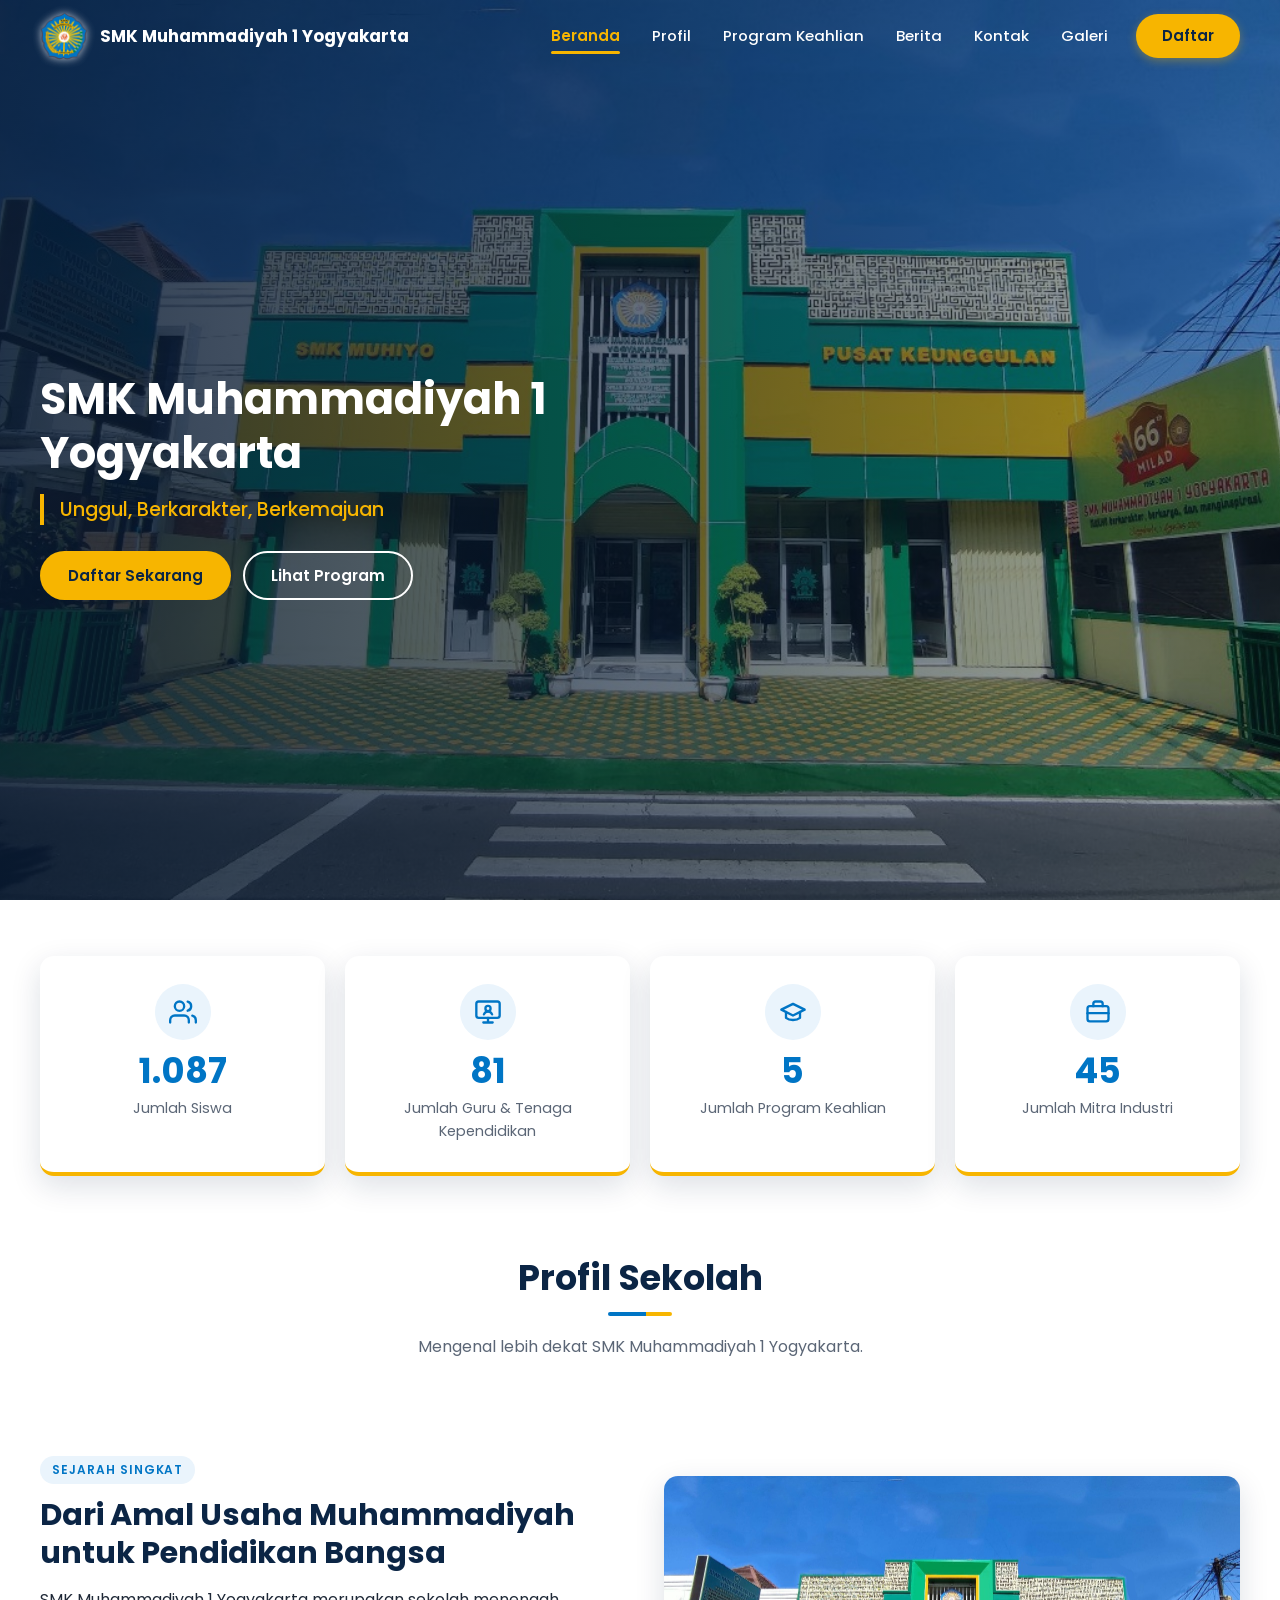
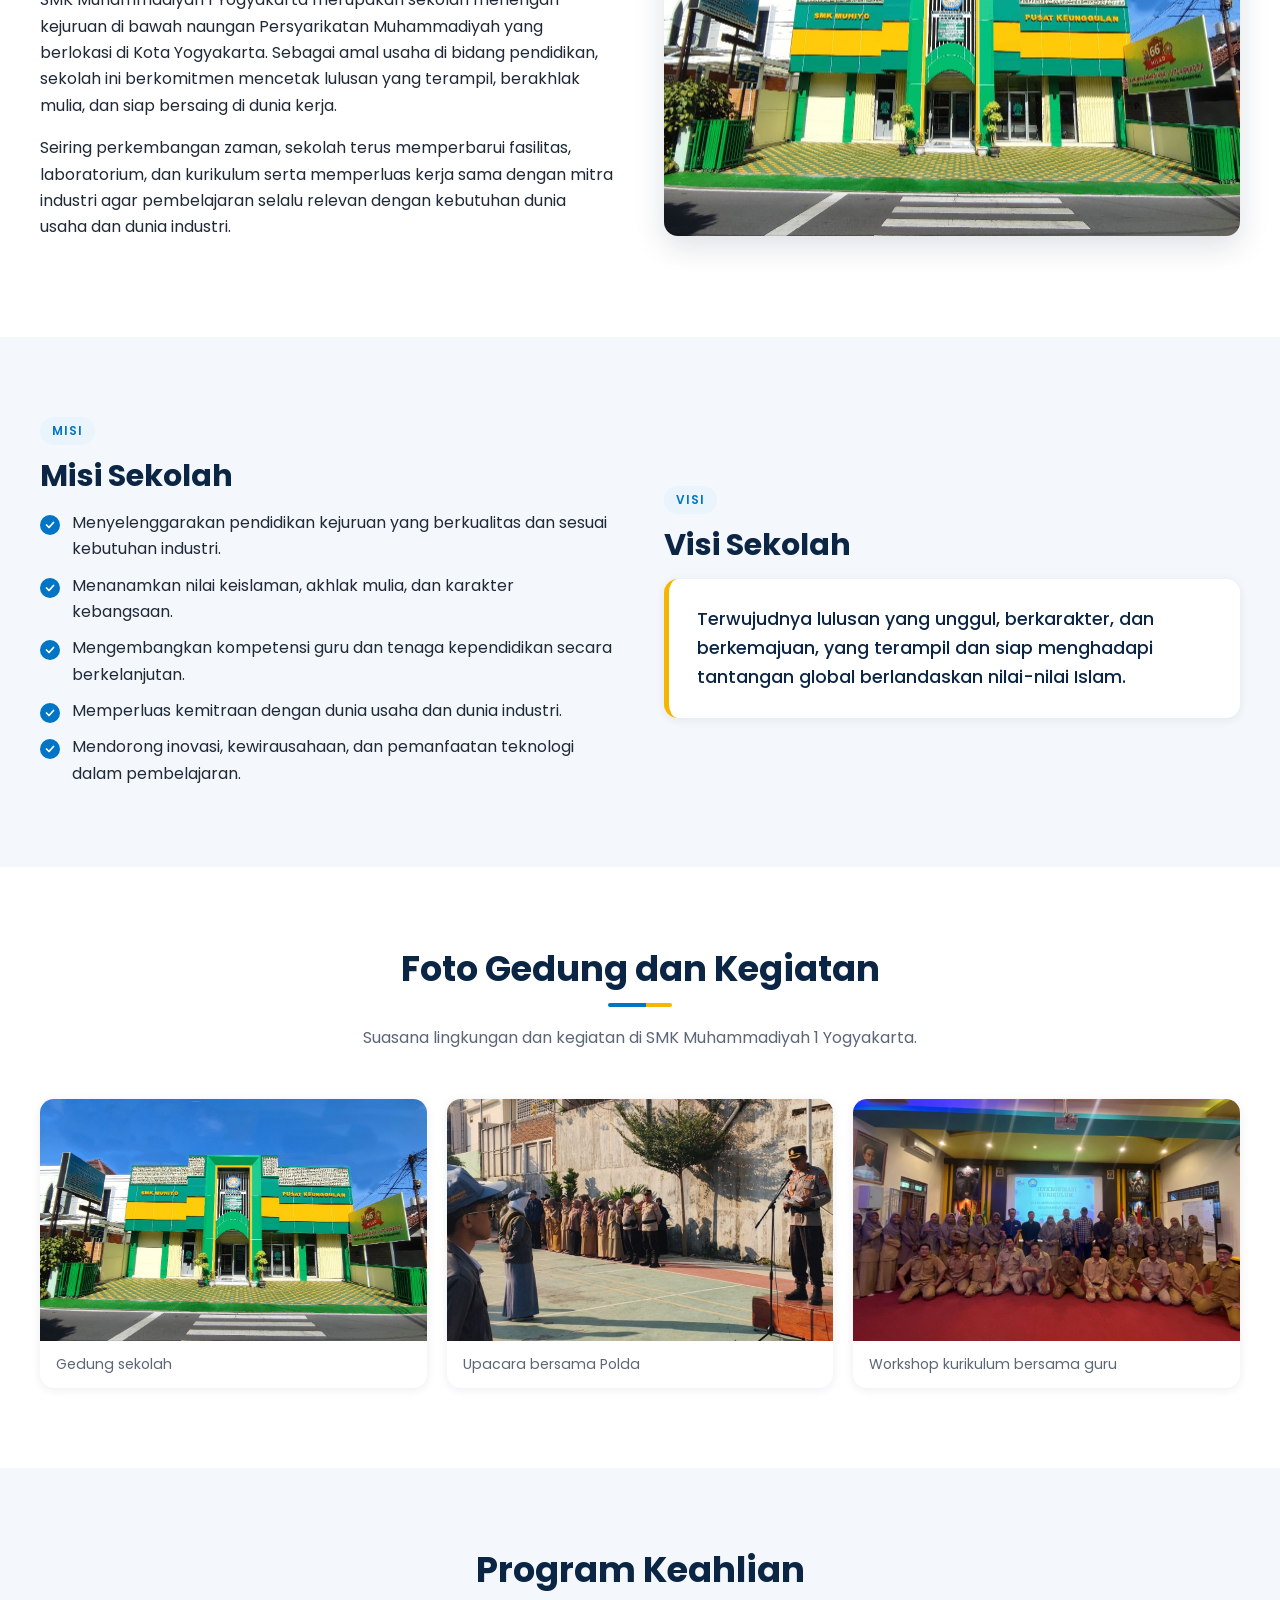
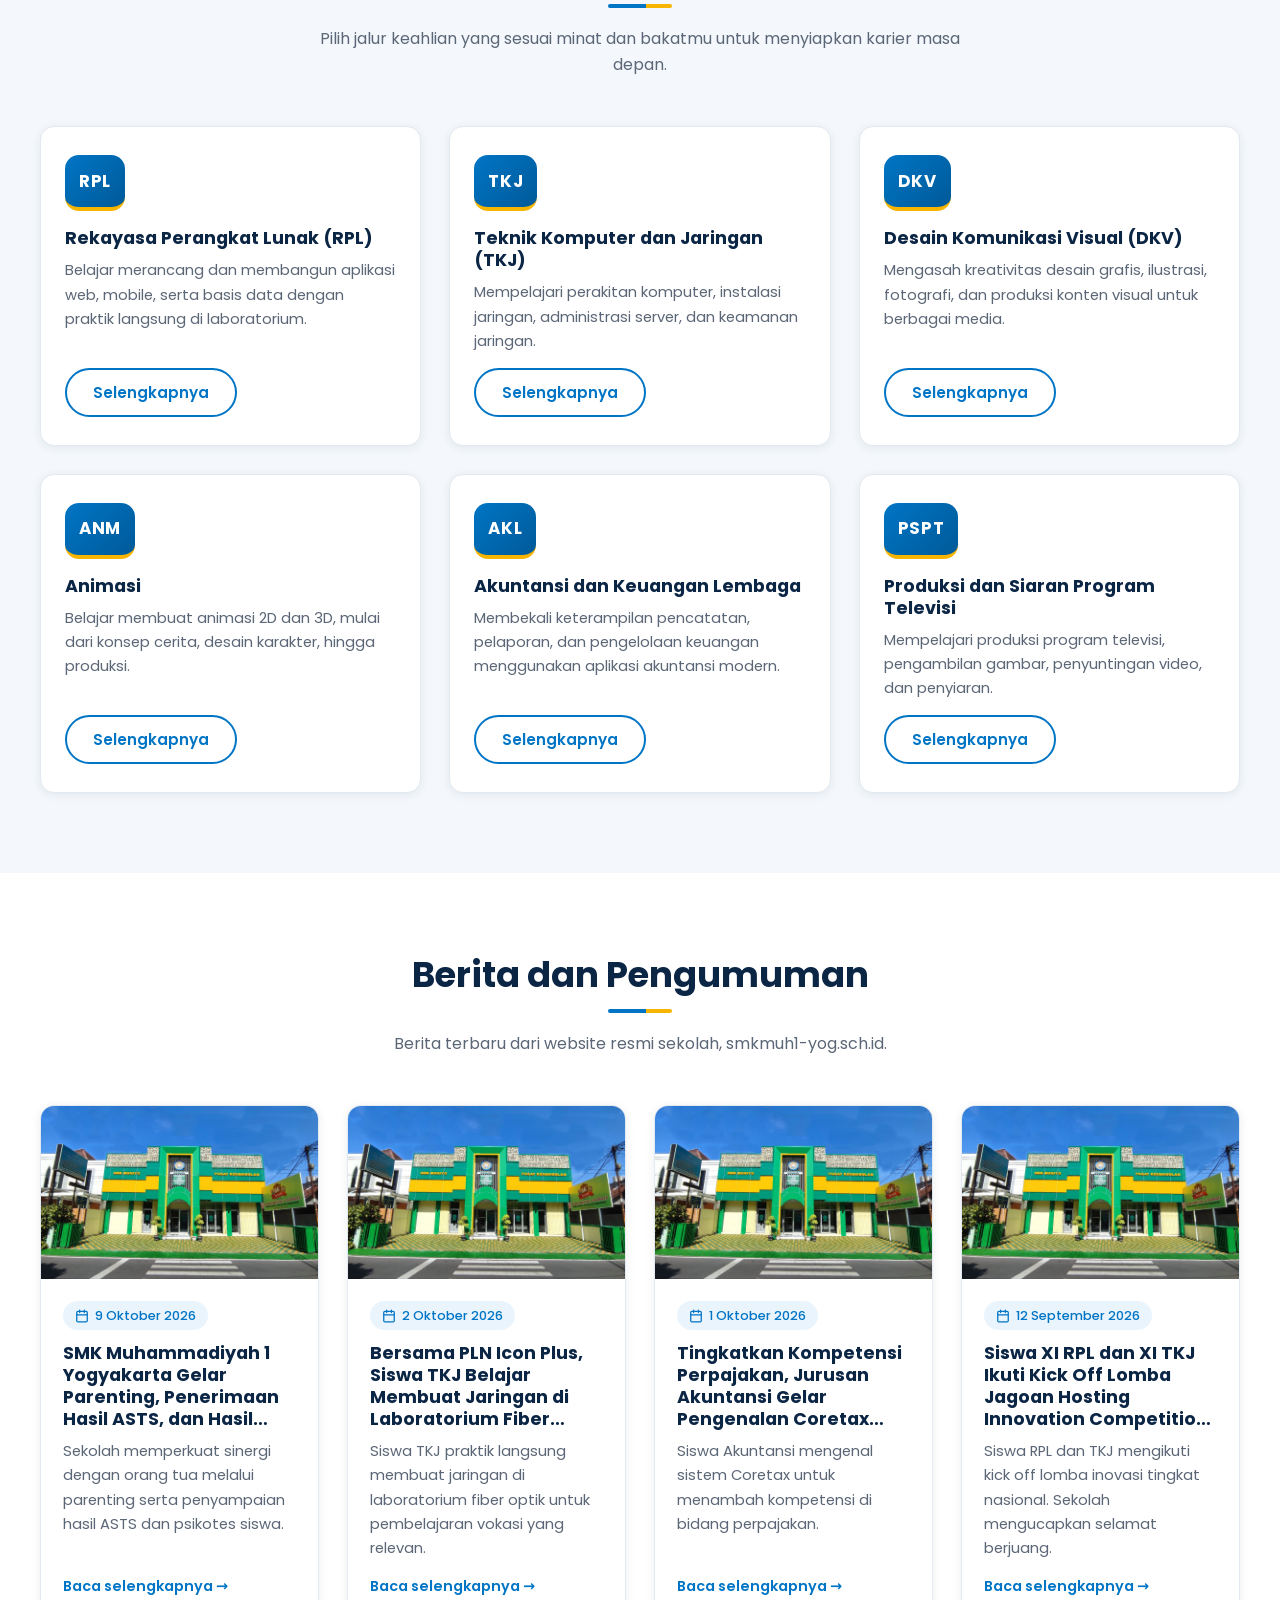
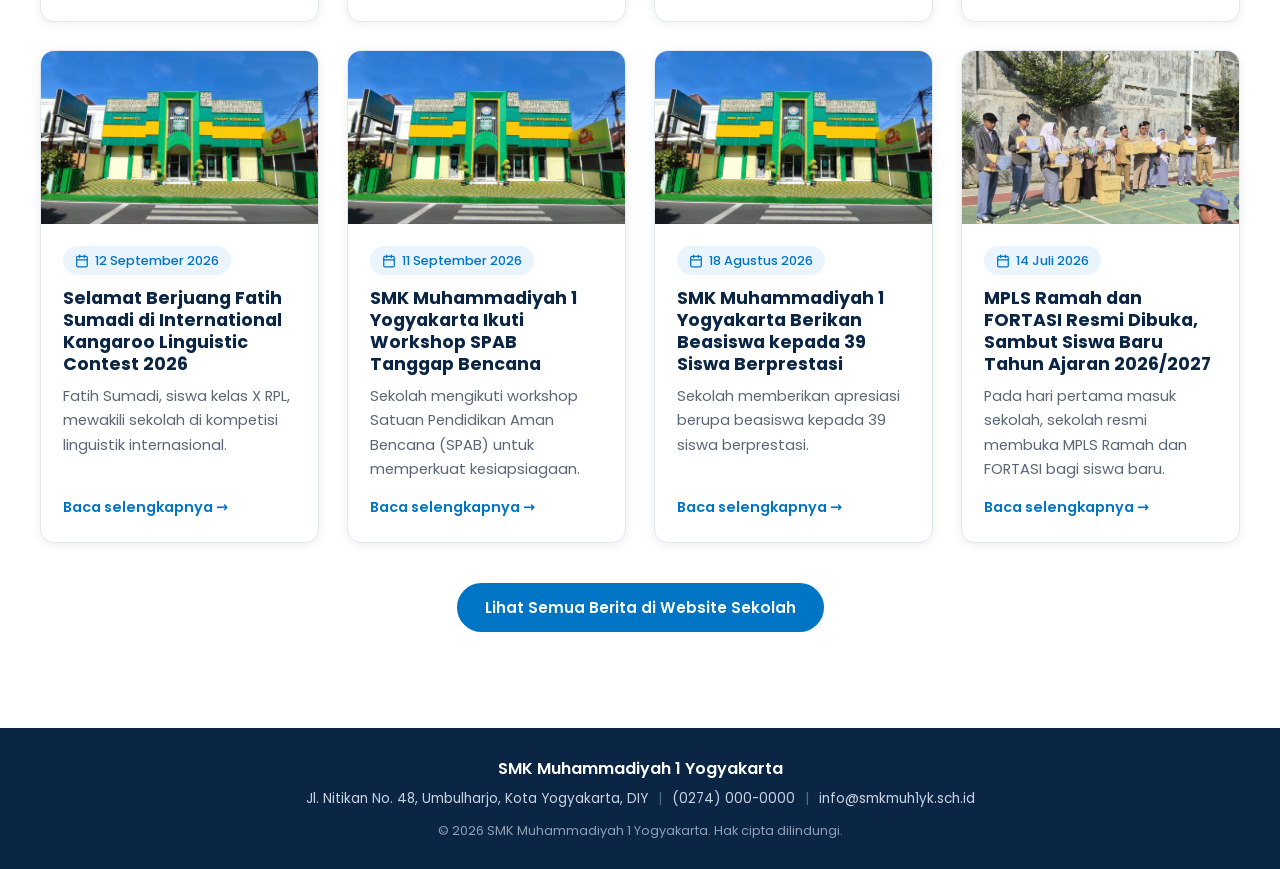
<file: index.html>
<!DOCTYPE html>
<html lang="id">
<head>
  <meta charset="UTF-8">
  <meta name="viewport" content="width=device-width, initial-scale=1">
  <title>SMK Muhammadiyah 1 Yogyakarta — Unggul, Berkarakter, Berkemajuan</title>
  <meta name="description" content="Website resmi SMK Muhammadiyah 1 Yogyakarta: profil, enam program keahlian, serta berita dan pengumuman terbaru.">
  <link rel="icon" href="images/logo-smk.png">
  <link rel="preconnect" href="https://fonts.googleapis.com">
  <link rel="preconnect" href="https://fonts.gstatic.com" crossorigin>
  <link href="https://fonts.googleapis.com/css2?family=Poppins:wght@400;500;600;700&display=swap" rel="stylesheet">
  <link rel="stylesheet" href="style.css">
</head>
<body class="has-hero">
<header class="site-header">
  <div class="container header-inner">
    <a class="brand" href="index.html" aria-label="SMK Muhammadiyah 1 Yogyakarta — Beranda">
      <img src="images/logo-smk.png" alt="Logo SMK Muhammadiyah 1 Yogyakarta" width="48" height="48">
      <span>SMK Muhammadiyah 1 Yogyakarta</span>
    </a>
    <button class="nav-toggle" aria-label="Buka menu navigasi" aria-expanded="false" aria-controls="main-nav"><span></span></button>
    <nav class="main-nav" id="main-nav" aria-label="Navigasi utama">
      <ul>
        <li><a href="index.html#beranda" class="active" aria-current="page">Beranda</a></li>
        <li><a href="index.html#profil">Profil</a></li>
        <li><a href="index.html#program-keahlian">Program Keahlian</a></li>
        <li><a href="index.html#berita">Berita</a></li>
        <li><a href="kontak.html">Kontak</a></li>
        <li><a href="galeri.html">Galeri</a></li>
        <li class="nav-cta"><a href="daftar.html" class="btn btn-yellow nav-btn">Daftar</a></li>
      </ul>
    </nav>
  </div>
</header>

<main>
<!-- HERO -->
<section class="hero" id="beranda">
  <img src="images/gedung-smk.jpg" alt="Gedung SMK Muhammadiyah 1 Yogyakarta">
  <div class="container">
    <div class="hero-content">
      <h1>SMK Muhammadiyah 1 Yogyakarta</h1>
      <p class="slogan">Unggul, Berkarakter, Berkemajuan</p>
      <div class="hero-actions">
        <a href="daftar.html" class="btn btn-yellow">Daftar Sekarang</a>
        <a href="#program-keahlian" class="btn btn-ghost">Lihat Program</a>
      </div>
    </div>
  </div>
</section>

<!-- STATISTIK
     Ganti angka dengan mengubah data-target (angka) dan data-suffix (tanda "+" atau kosong). -->
<section class="stats" aria-label="Statistik sekolah">
  <div class="container stats-grid">
    <div class="stat-card fade-in">
      <div class="stat-icon"><svg viewBox="0 0 24 24" fill="none" stroke="currentColor" stroke-width="2" stroke-linecap="round" stroke-linejoin="round"><path d="M17 21v-2a4 4 0 0 0-4-4H5a4 4 0 0 0-4 4v2"/><circle cx="9" cy="7" r="4"/><path d="M23 21v-2a4 4 0 0 0-3-3.87"/><path d="M16 3.13a4 4 0 0 1 0 7.75"/></svg></div>
      <div class="stat-number" data-target="1200" data-suffix="+">1.200+</div>
      <div class="stat-label">Jumlah Siswa</div>
    </div>
    <div class="stat-card fade-in">
      <div class="stat-icon"><svg viewBox="0 0 24 24" fill="none" stroke="currentColor" stroke-width="2" stroke-linecap="round" stroke-linejoin="round"><rect x="2" y="3" width="20" height="14" rx="2"/><path d="M8 21h8M12 17v4"/><circle cx="12" cy="9" r="2.2"/><path d="M8.5 14c.6-1.5 1.9-2.3 3.5-2.3s2.9.8 3.5 2.3"/></svg></div>
      <div class="stat-number" data-target="90" data-suffix="+">90+</div>
      <div class="stat-label">Jumlah Guru &amp; Tenaga Kependidikan</div>
    </div>
    <div class="stat-card fade-in">
      <div class="stat-icon"><svg viewBox="0 0 24 24" fill="none" stroke="currentColor" stroke-width="2" stroke-linecap="round" stroke-linejoin="round"><path d="M22 10L12 5 2 10l10 5 10-5z"/><path d="M6 12v5c3 2.5 9 2.5 12 0v-5"/></svg></div>
      <div class="stat-number" data-target="6" data-suffix="">6</div>
      <div class="stat-label">Jumlah Program Keahlian</div>
    </div>
    <div class="stat-card fade-in">
      <div class="stat-icon"><svg viewBox="0 0 24 24" fill="none" stroke="currentColor" stroke-width="2" stroke-linecap="round" stroke-linejoin="round"><rect x="3" y="7" width="18" height="13" rx="2"/><path d="M8 7V5a2 2 0 0 1 2-2h4a2 2 0 0 1 2 2v2"/><path d="M3 13h18"/></svg></div>
      <div class="stat-number" data-target="50" data-suffix="+">50+</div>
      <div class="stat-label">Jumlah Mitra Industri</div>
    </div>
  </div>
</section>

<!-- PROFIL -->
<div id="profil">
<section class="section" style="padding-bottom:0">
  <div class="container">
    <div class="section-head fade-in">
      <h2>Profil Sekolah</h2>
      <p>Mengenal lebih dekat SMK Muhammadiyah 1 Yogyakarta.</p>
    </div>
  </div>
</section>

<section class="section" style="padding-top:48px">
  <div class="container">
    <div class="split fade-in">
      <div>
        <span class="tag">Sejarah Singkat</span>
        <h2>Dari Amal Usaha Muhammadiyah untuk Pendidikan Bangsa</h2>
        <p>SMK Muhammadiyah 1 Yogyakarta merupakan sekolah menengah kejuruan di bawah naungan Persyarikatan Muhammadiyah yang berlokasi di Kota Yogyakarta. Sebagai amal usaha di bidang pendidikan, sekolah ini berkomitmen mencetak lulusan yang terampil, berakhlak mulia, dan siap bersaing di dunia kerja.</p>
        <p>Seiring perkembangan zaman, sekolah terus memperbarui fasilitas, laboratorium, dan kurikulum serta memperluas kerja sama dengan mitra industri agar pembelajaran selalu relevan dengan kebutuhan dunia usaha dan dunia industri.</p>
        <!-- Silakan ganti paragraf di atas dengan sejarah resmi sekolah (tahun berdiri, tokoh pendiri, dsb.). -->
      </div>
      <div class="media"><img src="images/gedung-smk.jpg" alt="Gedung utama SMK Muhammadiyah 1 Yogyakarta" loading="lazy"></div>
    </div>
  </div>
</section>

<section class="section section-soft">
  <div class="container">
    <div class="split reverse fade-in">
      <div>
        <span class="tag">Visi</span>
        <h2>Visi Sekolah</h2>
        <div class="visi-box">Terwujudnya lulusan yang unggul, berkarakter, dan berkemajuan, yang terampil dan siap menghadapi tantangan global berlandaskan nilai-nilai Islam.</div>
      </div>
      <div>
        <span class="tag">Misi</span>
        <h2>Misi Sekolah</h2>
        <ul class="check-list">
          <li>Menyelenggarakan pendidikan kejuruan yang berkualitas dan sesuai kebutuhan industri.</li>
          <li>Menanamkan nilai keislaman, akhlak mulia, dan karakter kebangsaan.</li>
          <li>Mengembangkan kompetensi guru dan tenaga kependidikan secara berkelanjutan.</li>
          <li>Memperluas kemitraan dengan dunia usaha dan dunia industri.</li>
          <li>Mendorong inovasi, kewirausahaan, dan pemanfaatan teknologi dalam pembelajaran.</li>
        </ul>
      </div>
    </div>
  </div>
</section>

<section class="section">
  <div class="container">
    <div class="section-head fade-in">
      <h2>Foto Gedung dan Kegiatan</h2>
      <p>Suasana lingkungan dan kegiatan di SMK Muhammadiyah 1 Yogyakarta.</p>
    </div>
    <div class="photo-row">
      <figure class="fade-in"><div class="ph"><img src="images/gedung-smk.jpg" alt="Tampak depan gedung sekolah" loading="lazy"></div><figcaption>Gedung sekolah</figcaption></figure>
      <figure class="fade-in"><div class="ph"><img src="images/upacara-polda.jpg" alt="Upacara bersama Polda di lapangan sekolah" loading="lazy"></div><figcaption>Upacara bersama Polda</figcaption></figure>
      <figure class="fade-in"><div class="ph"><img src="images/workshop-kurikulum.jpg" alt="Workshop dan koordinasi kurikulum bersama guru" loading="lazy"></div><figcaption>Workshop kurikulum bersama guru</figcaption></figure>
    </div>
  </div>
</section>
</div>

<!-- PROGRAM KEAHLIAN -->
<section class="section section-soft" id="program-keahlian">
  <div class="container">
    <div class="section-head fade-in">
      <h2>Program Keahlian</h2>
      <p>Pilih jalur keahlian yang sesuai minat dan bakatmu untuk menyiapkan karier masa depan.</p>
    </div>
    <div class="card-grid grid-3">
      <article class="card prog-card fade-in">
        <div class="card-body">
          <span class="prog-badge">RPL</span>
          <h3>Rekayasa Perangkat Lunak (RPL)</h3>
          <p>Belajar merancang dan membangun aplikasi web, mobile, serta basis data dengan praktik langsung di laboratorium.</p>
          <a href="https://smkmuh1-yog.sch.id/rekayasa-perangkat-lunak-rpl/" class="btn btn-outline" target="_blank" rel="noopener">Selengkapnya</a>
        </div>
      </article>
      <article class="card prog-card fade-in">
        <div class="card-body">
          <span class="prog-badge">TKJ</span>
          <h3>Teknik Komputer dan Jaringan (TKJ)</h3>
          <p>Mempelajari perakitan komputer, instalasi jaringan, administrasi server, dan keamanan jaringan.</p>
          <a href="https://smkmuh1-yog.sch.id/teknik-komputer-dan-jaringan/" class="btn btn-outline" target="_blank" rel="noopener">Selengkapnya</a>
        </div>
      </article>
      <article class="card prog-card fade-in">
        <div class="card-body">
          <span class="prog-badge">DKV</span>
          <h3>Desain Komunikasi Visual (DKV)</h3>
          <p>Mengasah kreativitas desain grafis, ilustrasi, fotografi, dan produksi konten visual untuk berbagai media.</p>
          <a href="https://smkmuh1-yog.sch.id/desain-komunikasi-visual-dkv/" class="btn btn-outline" target="_blank" rel="noopener">Selengkapnya</a>
        </div>
      </article>
      <article class="card prog-card fade-in">
        <div class="card-body">
          <span class="prog-badge">ANM</span>
          <h3>Animasi</h3>
          <p>Belajar membuat animasi 2D dan 3D, mulai dari konsep cerita, desain karakter, hingga produksi.</p>
          <a href="https://smkmuh1-yog.sch.id/animasi/" class="btn btn-outline" target="_blank" rel="noopener">Selengkapnya</a>
        </div>
      </article>
      <article class="card prog-card fade-in">
        <div class="card-body">
          <span class="prog-badge">AKL</span>
          <h3>Akuntansi dan Keuangan Lembaga</h3>
          <p>Membekali keterampilan pencatatan, pelaporan, dan pengelolaan keuangan menggunakan aplikasi akuntansi modern.</p>
          <a href="https://smkmuh1-yog.sch.id/akuntansi-dan-keuangan-lembaga/" class="btn btn-outline" target="_blank" rel="noopener">Selengkapnya</a>
        </div>
      </article>
      <article class="card prog-card fade-in">
        <div class="card-body">
          <span class="prog-badge">PSPT</span>
          <h3>Produksi dan Siaran Program Televisi</h3>
          <p>Mempelajari produksi program televisi, pengambilan gambar, penyuntingan video, dan penyiaran.</p>
          <a href="https://smkmuh1-yog.sch.id/produksi-dan-siaran-program-televisi/" class="btn btn-outline" target="_blank" rel="noopener">Selengkapnya</a>
        </div>
      </article>
    </div>
  </div>
</section>

<!-- BERITA DAN PENGUMUMAN -->
<section class="section" id="berita">
  <div class="container">
    <div class="section-head fade-in">
      <h2>Berita dan Pengumuman</h2>
      <p>Berita terbaru dari website resmi sekolah, smkmuh1-yog.sch.id.</p>
    </div>
    <div class="card-grid grid-4">
      <article class="card fade-in">
        <div class="card-img"><img src="https://smkmuh1-yog.sch.id/wp-content/uploads/2026/10/WhatsApp-Image-2026-10-10-at-18.13.29-768x1365.jpeg" alt="Kegiatan parenting, penerimaan hasil ASTS, dan hasil psikotes siswa bersama Halo Bakat Indonesia" class="pos-top" loading="lazy" referrerpolicy="no-referrer" onerror="this.onerror=null;this.src='images/gedung-smk.jpg'"></div>
        <div class="card-body">
          <span class="news-date"><svg width="14" height="14" viewBox="0 0 24 24" fill="none" stroke="currentColor" stroke-width="2.2" stroke-linecap="round" stroke-linejoin="round"><rect x="3" y="4" width="18" height="18" rx="2"/><path d="M16 2v4M8 2v4M3 10h18"/></svg> 9 Oktober 2026</span>
          <h3 class="clamp">SMK Muhammadiyah 1 Yogyakarta Gelar Parenting, Penerimaan Hasil ASTS, dan Hasil Psikotes Siswa bersama Halo Bakat Indonesia</h3>
          <p>Sekolah memperkuat sinergi dengan orang tua melalui parenting serta penyampaian hasil ASTS dan psikotes siswa.</p>
          <a href="https://smkmuh1-yog.sch.id/2026/10/09/smk-muhammadiyah-1-yogyakarta-gelar-parenting-penerimaan-hasil-asts-dan-hasil-psikotes-siswa-bersama-halo-bakat-indonesia/" class="read-more" target="_blank" rel="noopener">Baca selengkapnya</a>
        </div>
      </article>
      <article class="card fade-in">
        <div class="card-img"><img src="https://smkmuh1-yog.sch.id/wp-content/uploads/2026/10/WhatsApp-Image-2026-10-12-at-14.44.02-768x354.jpeg" alt="Siswa TKJ belajar membuat jaringan di laboratorium fiber optik bersama PLN Icon Plus" class="" loading="lazy" referrerpolicy="no-referrer" onerror="this.onerror=null;this.src='images/gedung-smk.jpg'"></div>
        <div class="card-body">
          <span class="news-date"><svg width="14" height="14" viewBox="0 0 24 24" fill="none" stroke="currentColor" stroke-width="2.2" stroke-linecap="round" stroke-linejoin="round"><rect x="3" y="4" width="18" height="18" rx="2"/><path d="M16 2v4M8 2v4M3 10h18"/></svg> 2 Oktober 2026</span>
          <h3 class="clamp">Bersama PLN Icon Plus, Siswa TKJ Belajar Membuat Jaringan di Laboratorium Fiber Optik</h3>
          <p>Siswa TKJ praktik langsung membuat jaringan di laboratorium fiber optik untuk pembelajaran vokasi yang relevan.</p>
          <a href="https://smkmuh1-yog.sch.id/2026/10/02/bersama-pln-icon-plus-siswa-tkj-smk-muhammadiyah-1-yogyakarta-belajar-membuat-jaringan-di-laboratorium-fiber-optik/" class="read-more" target="_blank" rel="noopener">Baca selengkapnya</a>
        </div>
      </article>
      <article class="card fade-in">
        <div class="card-img"><img src="https://smkmuh1-yog.sch.id/wp-content/uploads/2026/10/WhatsApp-Image-2026-10-12-at-14.03.05-768x432.jpeg" alt="Jurusan Akuntansi mengikuti pengenalan Coretax bersama PT Jurnal Bijak Indonesia" class="" loading="lazy" referrerpolicy="no-referrer" onerror="this.onerror=null;this.src='images/gedung-smk.jpg'"></div>
        <div class="card-body">
          <span class="news-date"><svg width="14" height="14" viewBox="0 0 24 24" fill="none" stroke="currentColor" stroke-width="2.2" stroke-linecap="round" stroke-linejoin="round"><rect x="3" y="4" width="18" height="18" rx="2"/><path d="M16 2v4M8 2v4M3 10h18"/></svg> 1 Oktober 2026</span>
          <h3 class="clamp">Tingkatkan Kompetensi Perpajakan, Jurusan Akuntansi Gelar Pengenalan Coretax Bersama PT Jurnal Bijak Indonesia</h3>
          <p>Siswa Akuntansi mengenal sistem Coretax untuk menambah kompetensi di bidang perpajakan.</p>
          <a href="https://smkmuh1-yog.sch.id/2026/10/01/tingkatkan-kompetensi-perpajakan-jurusan-akuntansi-smk-muhammadiyah-1-yogyakarta-gelar-pengenalan-coretax-bersama-pt-jurnal-bijak-indonesia/" class="read-more" target="_blank" rel="noopener">Baca selengkapnya</a>
        </div>
      </article>
      <article class="card fade-in">
        <div class="card-img"><img src="https://smkmuh1-yog.sch.id/wp-content/uploads/2026/09/WhatsApp-Image-2026-09-12-at-06.41.59-768x960.jpeg" alt="Siswa XI RPL dan XI TKJ mengikuti kick off Jagoan Hosting Innovation Competition 2026" class="pos-top" loading="lazy" referrerpolicy="no-referrer" onerror="this.onerror=null;this.src='images/gedung-smk.jpg'"></div>
        <div class="card-body">
          <span class="news-date"><svg width="14" height="14" viewBox="0 0 24 24" fill="none" stroke="currentColor" stroke-width="2.2" stroke-linecap="round" stroke-linejoin="round"><rect x="3" y="4" width="18" height="18" rx="2"/><path d="M16 2v4M8 2v4M3 10h18"/></svg> 12 September 2026</span>
          <h3 class="clamp">Siswa XI RPL dan XI TKJ Ikuti Kick Off Lomba Jagoan Hosting Innovation Competition 2026 Tingkat Nasional</h3>
          <p>Siswa RPL dan TKJ mengikuti kick off lomba inovasi tingkat nasional. Sekolah mengucapkan selamat berjuang.</p>
          <a href="https://smkmuh1-yog.sch.id/2026/09/12/siswa-xi-rpl-dan-xi-tkj-smk-muhiyo-ikuti-kick-off-lomba-jagoan-hosting-innovation-competition-2026-tingkat-nasional/" class="read-more" target="_blank" rel="noopener">Baca selengkapnya</a>
        </div>
      </article>
      <article class="card fade-in">
        <div class="card-img"><img src="https://smkmuh1-yog.sch.id/wp-content/uploads/2026/09/WhatsApp-Image-2026-09-12-at-05.28.25-768x960.jpeg" alt="Fatih Sumadi, siswa kelas X RPL, peserta International Kangaroo Linguistic Contest 2026" class="pos-top" loading="lazy" referrerpolicy="no-referrer" onerror="this.onerror=null;this.src='images/gedung-smk.jpg'"></div>
        <div class="card-body">
          <span class="news-date"><svg width="14" height="14" viewBox="0 0 24 24" fill="none" stroke="currentColor" stroke-width="2.2" stroke-linecap="round" stroke-linejoin="round"><rect x="3" y="4" width="18" height="18" rx="2"/><path d="M16 2v4M8 2v4M3 10h18"/></svg> 12 September 2026</span>
          <h3 class="clamp">Selamat Berjuang Fatih Sumadi di International Kangaroo Linguistic Contest 2026</h3>
          <p>Fatih Sumadi, siswa kelas X RPL, mewakili sekolah di kompetisi linguistik internasional.</p>
          <a href="https://smkmuh1-yog.sch.id/2026/09/12/selamat-berjuang-fatih-sumadi-di-international-kangaroo-linguistic-contest-2026/" class="read-more" target="_blank" rel="noopener">Baca selengkapnya</a>
        </div>
      </article>
      <article class="card fade-in">
        <div class="card-img"><img src="https://smkmuh1-yog.sch.id/wp-content/uploads/2026/09/WhatsApp-Image-2026-09-07-at-09.20.55-768x768.jpeg" alt="Peserta workshop Satuan Pendidikan Aman Bencana (SPAB)" class="" loading="lazy" referrerpolicy="no-referrer" onerror="this.onerror=null;this.src='images/gedung-smk.jpg'"></div>
        <div class="card-body">
          <span class="news-date"><svg width="14" height="14" viewBox="0 0 24 24" fill="none" stroke="currentColor" stroke-width="2.2" stroke-linecap="round" stroke-linejoin="round"><rect x="3" y="4" width="18" height="18" rx="2"/><path d="M16 2v4M8 2v4M3 10h18"/></svg> 11 September 2026</span>
          <h3 class="clamp">SMK Muhammadiyah 1 Yogyakarta Ikuti Workshop SPAB Tanggap Bencana</h3>
          <p>Sekolah mengikuti workshop Satuan Pendidikan Aman Bencana (SPAB) untuk memperkuat kesiapsiagaan.</p>
          <a href="https://smkmuh1-yog.sch.id/2026/09/11/smk-muhammadiyah-1-yogyakarta-ikuti-workshop-spab-tanggap-bencana/" class="read-more" target="_blank" rel="noopener">Baca selengkapnya</a>
        </div>
      </article>
      <article class="card fade-in">
        <div class="card-img"><img src="https://smkmuh1-yog.sch.id/wp-content/uploads/2026/08/beasiswa_2026-768x576.jpeg" alt="Penerima beasiswa siswa berprestasi 2026" class="" loading="lazy" referrerpolicy="no-referrer" onerror="this.onerror=null;this.src='images/gedung-smk.jpg'"></div>
        <div class="card-body">
          <span class="news-date"><svg width="14" height="14" viewBox="0 0 24 24" fill="none" stroke="currentColor" stroke-width="2.2" stroke-linecap="round" stroke-linejoin="round"><rect x="3" y="4" width="18" height="18" rx="2"/><path d="M16 2v4M8 2v4M3 10h18"/></svg> 18 Agustus 2026</span>
          <h3 class="clamp">SMK Muhammadiyah 1 Yogyakarta Berikan Beasiswa kepada 39 Siswa Berprestasi</h3>
          <p>Sekolah memberikan apresiasi berupa beasiswa kepada 39 siswa berprestasi.</p>
          <a href="https://smkmuh1-yog.sch.id/2026/08/18/smk-muhammadiyah-1-yogyakarta-berikan-beasiswa-kepada-39-siswa-berprestasi/" class="read-more" target="_blank" rel="noopener">Baca selengkapnya</a>
        </div>
      </article>
      <article class="card fade-in">
        <div class="card-img"><img src="images/penyerahan-dokumen.jpg" alt="Pembukaan MPLS Ramah dan FORTASI untuk siswa baru tahun ajaran 2026/2027" class="" loading="lazy" referrerpolicy="no-referrer" onerror="this.onerror=null;this.src='images/gedung-smk.jpg'"></div>
        <div class="card-body">
          <span class="news-date"><svg width="14" height="14" viewBox="0 0 24 24" fill="none" stroke="currentColor" stroke-width="2.2" stroke-linecap="round" stroke-linejoin="round"><rect x="3" y="4" width="18" height="18" rx="2"/><path d="M16 2v4M8 2v4M3 10h18"/></svg> 14 Juli 2026</span>
          <h3 class="clamp">MPLS Ramah dan FORTASI Resmi Dibuka, Sambut Siswa Baru Tahun Ajaran 2026/2027</h3>
          <p>Pada hari pertama masuk sekolah, sekolah resmi membuka MPLS Ramah dan FORTASI bagi siswa baru.</p>
          <a href="https://smkmuh1-yog.sch.id/2026/07/14/mpls-ramah-dan-fortasi-smk-muhammadiyah-1-yogyakarta-resmi-dibuka-sambut-siswa-baru-tahun-ajaran-2026-2027/" class="read-more" target="_blank" rel="noopener">Baca selengkapnya</a>
        </div>
      </article>
    </div>
    <p style="text-align:center;margin-top:40px"><a href="https://smkmuh1-yog.sch.id/" class="btn btn-primary" target="_blank" rel="noopener">Lihat Semua Berita di Website Sekolah</a></p>
  </div>
</section>
</main>

<footer class="site-footer">
  <div class="container">
    <p class="footer-name">SMK Muhammadiyah 1 Yogyakarta</p>
    <p class="footer-info">Jl. Nitikan No. 48, Umbulharjo, Kota Yogyakarta, DIY<span class="sep">|</span><a href="tel:(0274)0000000">(0274) 000-0000</a><span class="sep">|</span><a href="mailto:info@smkmuh1yk.sch.id">info@smkmuh1yk.sch.id</a></p>
    <p class="footer-copy">&copy; <span class="js-year">2026</span> SMK Muhammadiyah 1 Yogyakarta. Hak cipta dilindungi.</p>
  </div>
</footer>

<script src="script.js"></script>
</body>
</html>
</file>
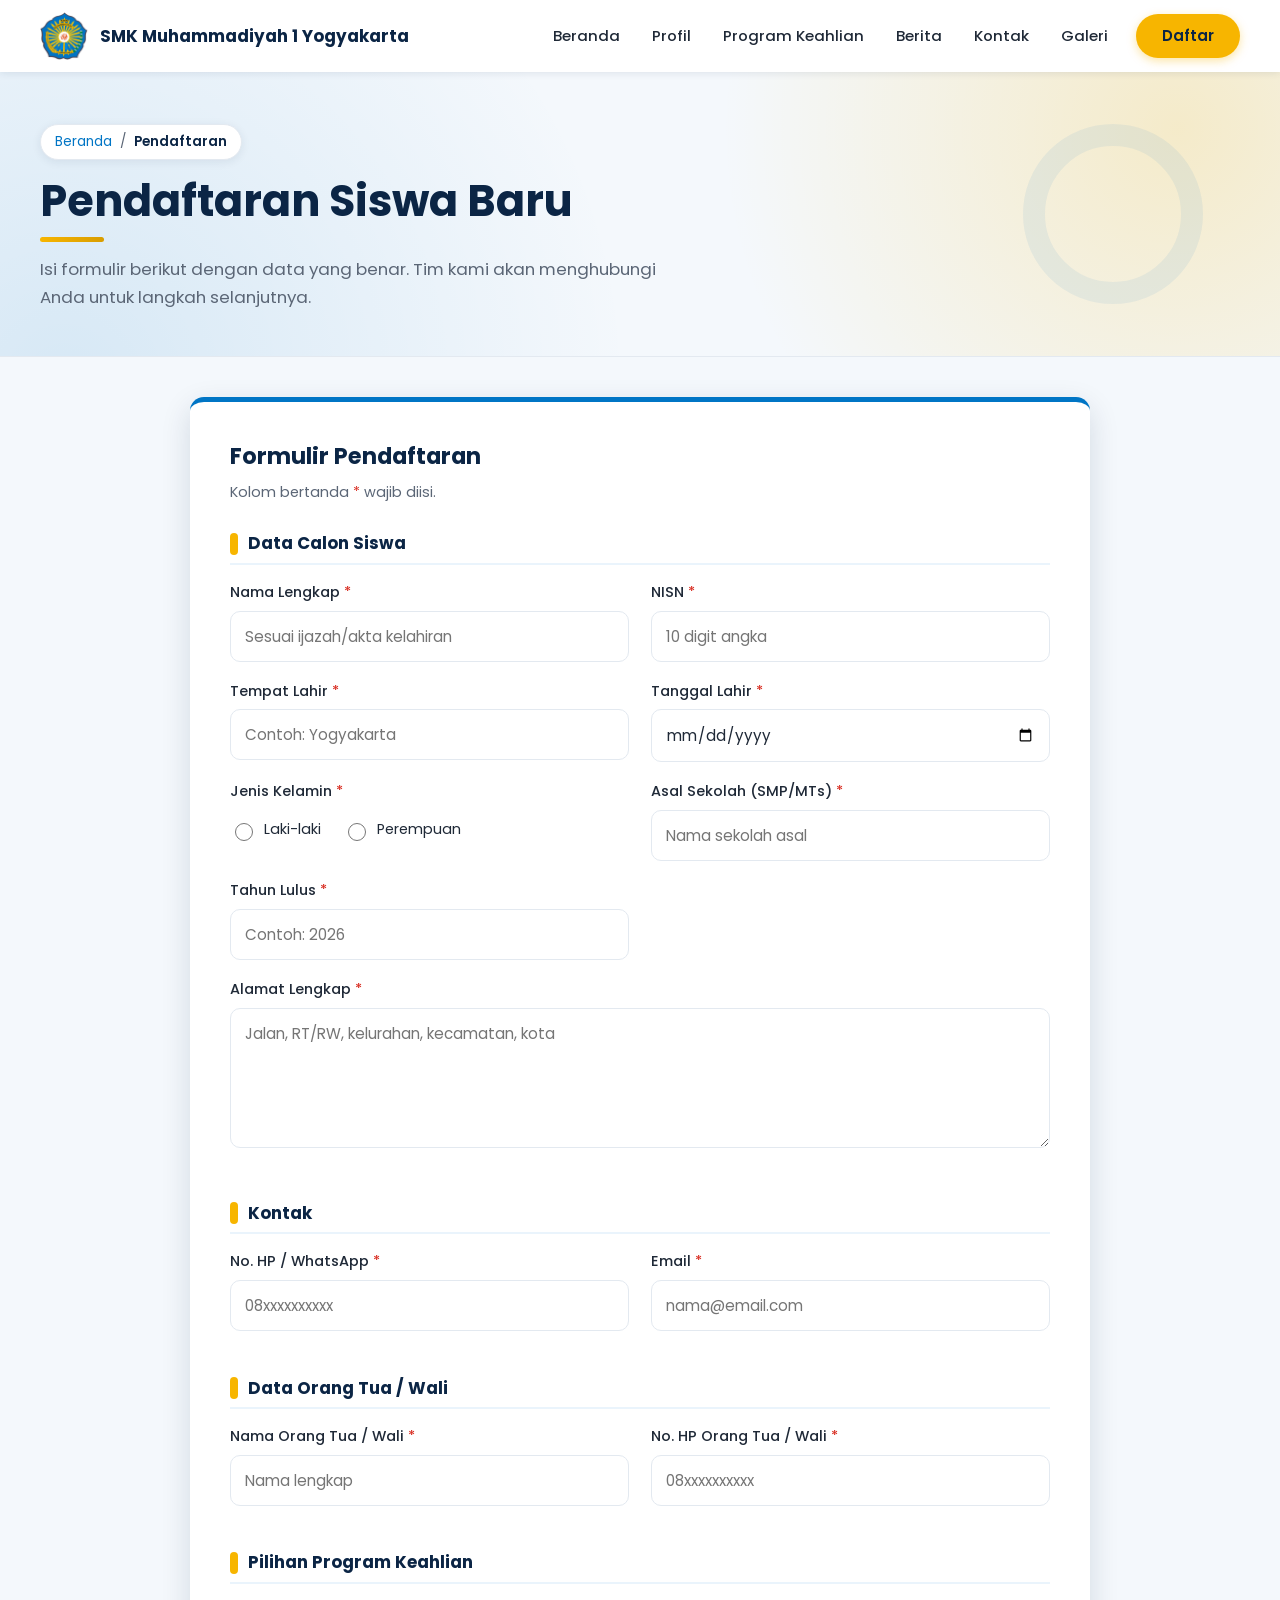
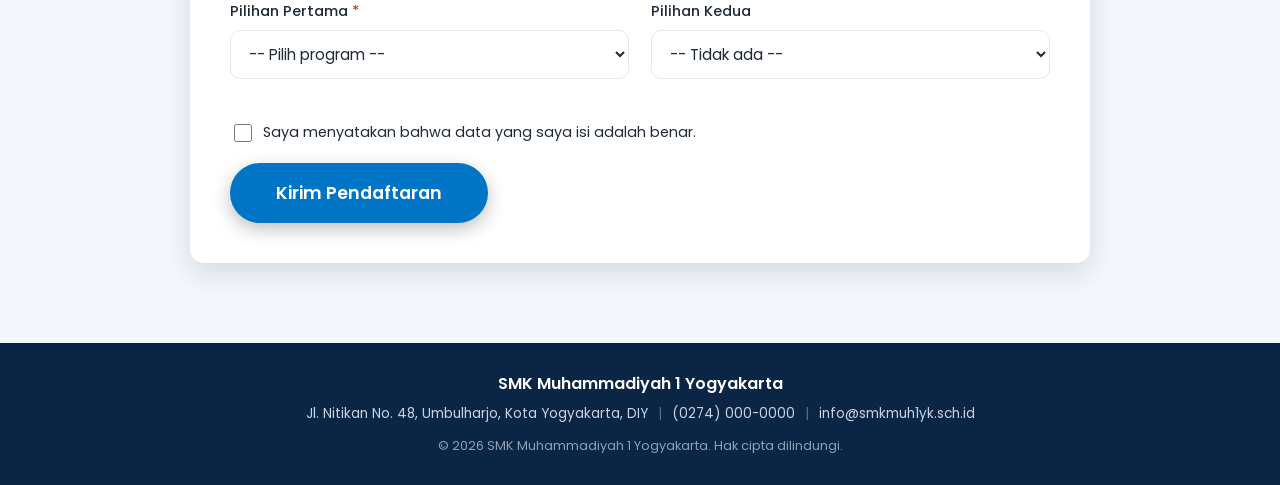
<file: daftar.html>
<!DOCTYPE html>
<html lang="id">
<head>
  <meta charset="UTF-8">
  <meta name="viewport" content="width=device-width, initial-scale=1">
  <title>Daftar — SMK Muhammadiyah 1 Yogyakarta</title>
  <meta name="description" content="Formulir pendaftaran siswa baru SMK Muhammadiyah 1 Yogyakarta.">
  <link rel="icon" href="images/logo-smk.png">
  <link rel="preconnect" href="https://fonts.googleapis.com">
  <link rel="preconnect" href="https://fonts.gstatic.com" crossorigin>
  <link href="https://fonts.googleapis.com/css2?family=Poppins:wght@400;500;600;700&display=swap" rel="stylesheet">
  <link rel="stylesheet" href="style.css">
</head>
<body>
<header class="site-header">
  <div class="container header-inner">
    <a class="brand" href="index.html" aria-label="SMK Muhammadiyah 1 Yogyakarta — Beranda">
      <img src="images/logo-smk.png" alt="Logo SMK Muhammadiyah 1 Yogyakarta" width="48" height="48">
      <span>SMK Muhammadiyah 1 Yogyakarta</span>
    </a>
    <button class="nav-toggle" aria-label="Buka menu navigasi" aria-expanded="false" aria-controls="main-nav"><span></span></button>
    <nav class="main-nav" id="main-nav" aria-label="Navigasi utama">
      <ul>
        <li><a href="index.html#beranda">Beranda</a></li>
        <li><a href="index.html#profil">Profil</a></li>
        <li><a href="index.html#program-keahlian">Program Keahlian</a></li>
        <li><a href="index.html#berita">Berita</a></li>
        <li><a href="kontak.html">Kontak</a></li>
        <li><a href="galeri.html">Galeri</a></li>
        <li class="nav-cta"><a href="daftar.html" class="btn btn-yellow nav-btn">Daftar</a></li>
      </ul>
    </nav>
  </div>
</header>

<main>
<section class="page-title">
  <div class="container">
    <nav class="crumb" aria-label="Breadcrumb"><a href="index.html">Beranda</a><span>/</span><b>Pendaftaran</b></nav>
    <h1>Pendaftaran Siswa Baru</h1>
    <p>Isi formulir berikut dengan data yang benar. Tim kami akan menghubungi Anda untuk langkah selanjutnya.</p>
  </div>
</section>

<section class="section section-soft">
  <div class="container">
    <div class="form-card form-wide fade-in">
      <h2>Formulir Pendaftaran</h2>
      <p class="form-note">Kolom bertanda <span class="req">*</span> wajib diisi.</p>
      <form id="daftar-form" novalidate>
        <h3 class="form-section">Data Calon Siswa</h3>
        <div class="form-grid">
          <div class="field">
            <label for="nama">Nama Lengkap <span class="req">*</span></label>
            <input type="text" id="nama" name="nama" placeholder="Sesuai ijazah/akta kelahiran" required autocomplete="name">
            <span class="error">Nama lengkap wajib diisi.</span>
          </div>
          <div class="field">
            <label for="nisn">NISN <span class="req">*</span></label>
            <input type="text" id="nisn" name="nisn" placeholder="10 digit angka" required inputmode="numeric" data-pattern="^\d{10}$">
            <span class="error">NISN harus 10 digit angka.</span>
          </div>
          <div class="field">
            <label for="tempat">Tempat Lahir <span class="req">*</span></label>
            <input type="text" id="tempat" name="tempat" placeholder="Contoh: Yogyakarta" required >
            <span class="error">Tempat lahir wajib diisi.</span>
          </div>
          <div class="field">
            <label for="tgl">Tanggal Lahir <span class="req">*</span></label>
            <input type="date" id="tgl" name="tgl" placeholder="" required >
            <span class="error">Tanggal lahir wajib diisi.</span>
          </div>
          <div class="field" data-radio="gender">
            <label>Jenis Kelamin <span class="req">*</span></label>
            <div class="radio-group">
              <label class="radio"><input type="radio" name="gender" value="Laki-laki"> Laki-laki</label>
              <label class="radio"><input type="radio" name="gender" value="Perempuan"> Perempuan</label>
            </div>
            <span class="error">Pilih jenis kelamin.</span>
          </div>
          <div class="field">
            <label for="asal">Asal Sekolah (SMP/MTs) <span class="req">*</span></label>
            <input type="text" id="asal" name="asal" placeholder="Nama sekolah asal" required >
            <span class="error">Asal sekolah wajib diisi.</span>
          </div>
          <div class="field">
            <label for="lulus">Tahun Lulus <span class="req">*</span></label>
            <input type="text" id="lulus" name="lulus" placeholder="Contoh: 2026" required inputmode="numeric" data-pattern="^(19|20)\d{2}$">
            <span class="error">Masukkan tahun 4 digit.</span>
          </div>
          <div class="field full">
            <label for="alamat">Alamat Lengkap <span class="req">*</span></label>
            <textarea id="alamat" name="alamat" placeholder="Jalan, RT/RW, kelurahan, kecamatan, kota" required></textarea>
            <span class="error">Alamat wajib diisi.</span>
          </div>
        </div>

        <h3 class="form-section">Kontak</h3>
        <div class="form-grid">
          <div class="field">
            <label for="hp">No. HP / WhatsApp <span class="req">*</span></label>
            <input type="tel" id="hp" name="hp" placeholder="08xxxxxxxxxx" required inputmode="tel" data-pattern="^(\+62|62|0)\d{8,13}$">
            <span class="error">Masukkan nomor HP yang valid (9-14 digit).</span>
          </div>
          <div class="field">
            <label for="email">Email <span class="req">*</span></label>
            <input type="email" id="email" name="email" placeholder="nama@email.com" required autocomplete="email">
            <span class="error">Masukkan alamat email yang valid.</span>
          </div>
        </div>

        <h3 class="form-section">Data Orang Tua / Wali</h3>
        <div class="form-grid">
          <div class="field">
            <label for="ortu">Nama Orang Tua / Wali <span class="req">*</span></label>
            <input type="text" id="ortu" name="ortu" placeholder="Nama lengkap" required >
            <span class="error">Nama orang tua/wali wajib diisi.</span>
          </div>
          <div class="field">
            <label for="hportu">No. HP Orang Tua / Wali <span class="req">*</span></label>
            <input type="tel" id="hportu" name="hportu" placeholder="08xxxxxxxxxx" required inputmode="tel" data-pattern="^(\+62|62|0)\d{8,13}$">
            <span class="error">Masukkan nomor HP yang valid (9-14 digit).</span>
          </div>
        </div>

        <h3 class="form-section">Pilihan Program Keahlian</h3>
        <div class="form-grid">
          <div class="field">
            <label for="pilihan1">Pilihan Pertama <span class="req">*</span></label>
            <select id="pilihan1" name="pilihan1" required>
              <option value="">-- Pilih program --</option>
              <option value="Rekayasa Perangkat Lunak (RPL)">Rekayasa Perangkat Lunak (RPL)</option><option value="Teknik Komputer dan Jaringan (TKJ)">Teknik Komputer dan Jaringan (TKJ)</option><option value="Desain Komunikasi Visual (DKV)">Desain Komunikasi Visual (DKV)</option><option value="Animasi">Animasi</option><option value="Akuntansi dan Keuangan Lembaga">Akuntansi dan Keuangan Lembaga</option><option value="Produksi dan Siaran Program Televisi">Produksi dan Siaran Program Televisi</option>
            </select>
            <span class="error">Pilih program keahlian.</span>
          </div>
          <div class="field">
            <label for="pilihan2">Pilihan Kedua</label>
            <select id="pilihan2" name="pilihan2">
              <option value="">-- Tidak ada --</option>
              <option value="Rekayasa Perangkat Lunak (RPL)">Rekayasa Perangkat Lunak (RPL)</option><option value="Teknik Komputer dan Jaringan (TKJ)">Teknik Komputer dan Jaringan (TKJ)</option><option value="Desain Komunikasi Visual (DKV)">Desain Komunikasi Visual (DKV)</option><option value="Animasi">Animasi</option><option value="Akuntansi dan Keuangan Lembaga">Akuntansi dan Keuangan Lembaga</option><option value="Produksi dan Siaran Program Televisi">Produksi dan Siaran Program Televisi</option>
            </select>
            <span class="error">Pilihan kedua tidak boleh sama dengan pilihan pertama.</span>
          </div>
        </div>

        <div class="field" data-check="setuju" style="margin-top:24px">
          <label class="radio"><input type="checkbox" name="setuju"> Saya menyatakan bahwa data yang saya isi adalah benar.</label>
          <span class="error">Anda harus menyetujui pernyataan ini.</span>
        </div>
        <button type="submit" class="btn btn-primary btn-lg">Kirim Pendaftaran</button>
        <div class="form-status" id="daftar-status" role="status"></div>
      </form>
    </div>
  </div>
</section>
</main>

<footer class="site-footer">
  <div class="container">
    <p class="footer-name">SMK Muhammadiyah 1 Yogyakarta</p>
    <p class="footer-info">Jl. Nitikan No. 48, Umbulharjo, Kota Yogyakarta, DIY<span class="sep">|</span><a href="tel:(0274)0000000">(0274) 000-0000</a><span class="sep">|</span><a href="mailto:info@smkmuh1yk.sch.id">info@smkmuh1yk.sch.id</a></p>
    <p class="footer-copy">&copy; <span class="js-year">2026</span> SMK Muhammadiyah 1 Yogyakarta. Hak cipta dilindungi.</p>
  </div>
</footer>

<script src="script.js"></script>
</body>
</html>
</file>
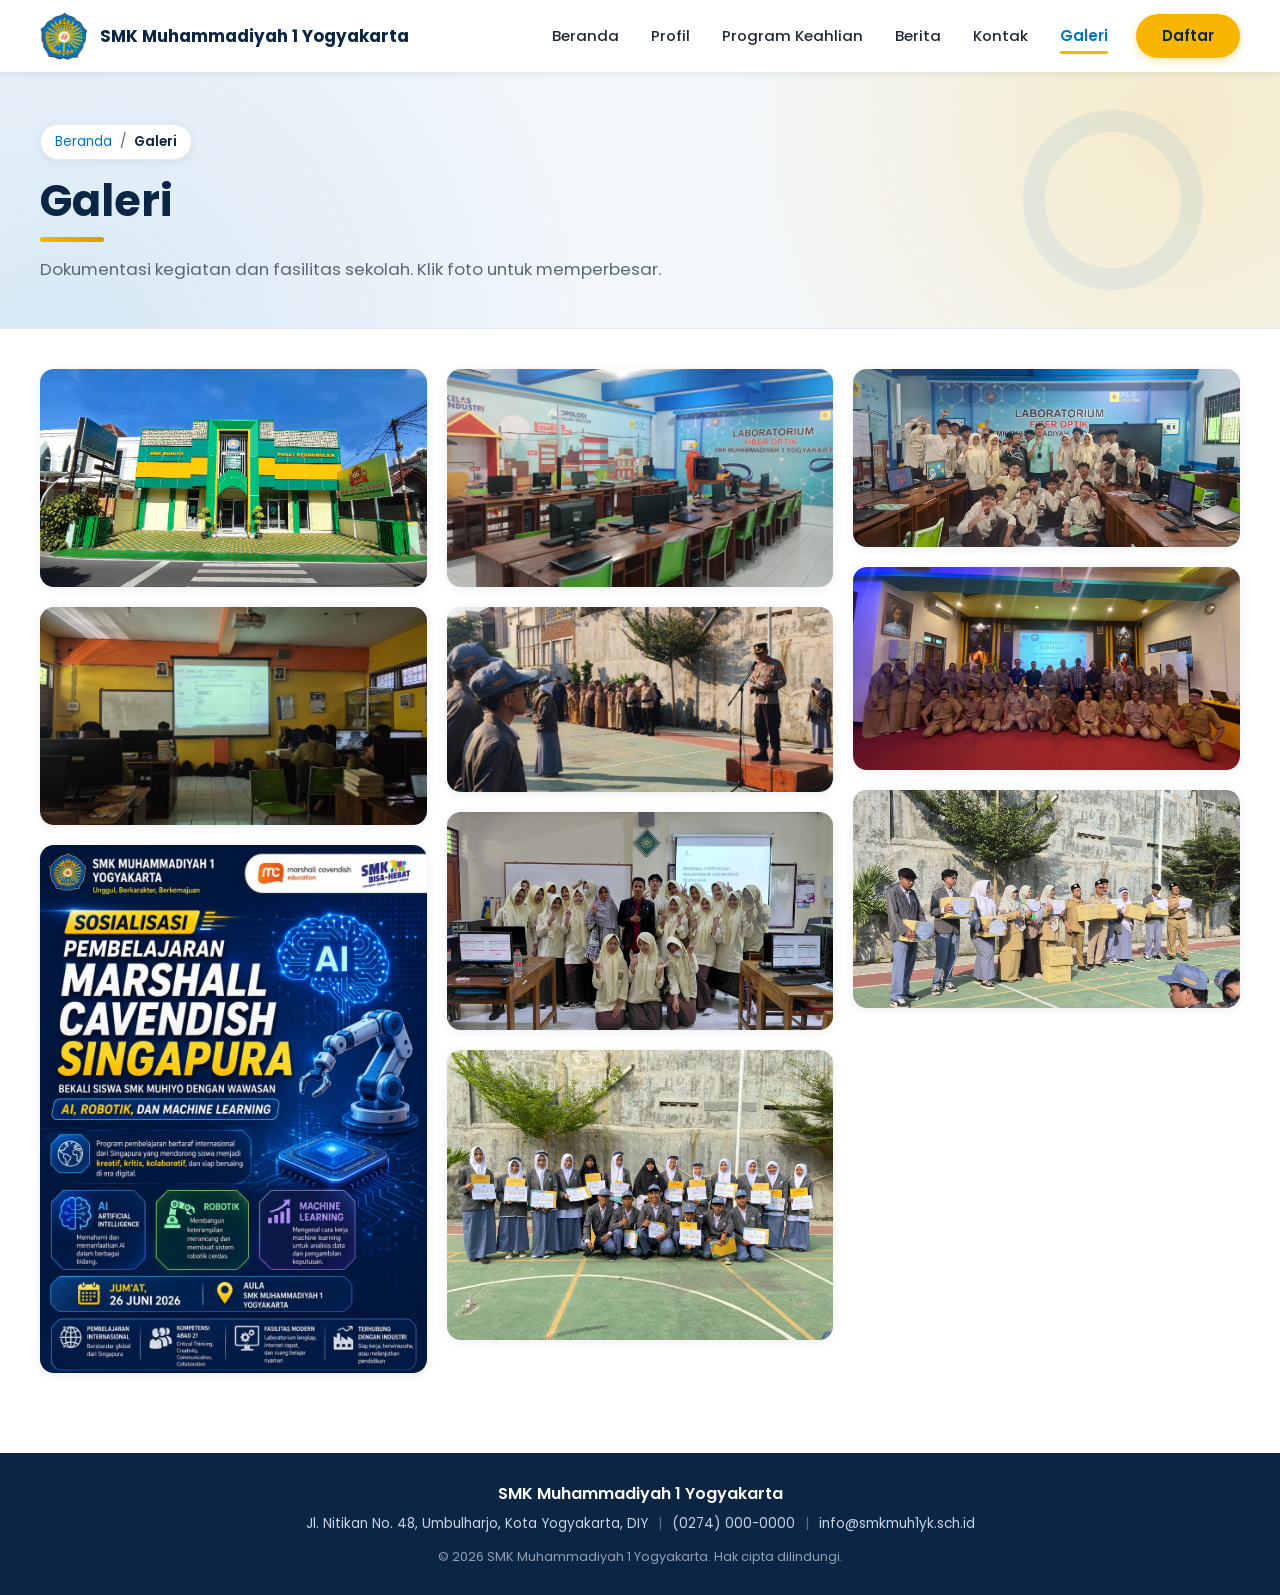
<file: galeri.html>
<!DOCTYPE html>
<html lang="id">
<head>
  <meta charset="UTF-8">
  <meta name="viewport" content="width=device-width, initial-scale=1">
  <title>Galeri — SMK Muhammadiyah 1 Yogyakarta</title>
  <meta name="description" content="Galeri foto kegiatan dan fasilitas SMK Muhammadiyah 1 Yogyakarta.">
  <link rel="icon" href="images/logo-smk.png">
  <link rel="preconnect" href="https://fonts.googleapis.com">
  <link rel="preconnect" href="https://fonts.gstatic.com" crossorigin>
  <link href="https://fonts.googleapis.com/css2?family=Poppins:wght@400;500;600;700&display=swap" rel="stylesheet">
  <link rel="stylesheet" href="style.css">
</head>
<body>
<header class="site-header">
  <div class="container header-inner">
    <a class="brand" href="index.html" aria-label="SMK Muhammadiyah 1 Yogyakarta — Beranda">
      <img src="images/logo-smk.png" alt="Logo SMK Muhammadiyah 1 Yogyakarta" width="48" height="48">
      <span>SMK Muhammadiyah 1 Yogyakarta</span>
    </a>
    <button class="nav-toggle" aria-label="Buka menu navigasi" aria-expanded="false" aria-controls="main-nav"><span></span></button>
    <nav class="main-nav" id="main-nav" aria-label="Navigasi utama">
      <ul>
        <li><a href="index.html#beranda">Beranda</a></li>
        <li><a href="index.html#profil">Profil</a></li>
        <li><a href="index.html#program-keahlian">Program Keahlian</a></li>
        <li><a href="index.html#berita">Berita</a></li>
        <li><a href="kontak.html">Kontak</a></li>
        <li><a href="galeri.html" class="active" aria-current="page">Galeri</a></li>
        <li class="nav-cta"><a href="daftar.html" class="btn btn-yellow nav-btn">Daftar</a></li>
      </ul>
    </nav>
  </div>
</header>

<main>
<section class="page-title">
  <div class="container">
    <nav class="crumb" aria-label="Breadcrumb"><a href="index.html">Beranda</a><span>/</span><b>Galeri</b></nav>
    <h1>Galeri</h1>
    <p>Dokumentasi kegiatan dan fasilitas sekolah. Klik foto untuk memperbesar.</p>
  </div>
</section>

<section class="section">
  <div class="container">
    <div class="gallery">
      <figure class="gallery-item fade-in"><img src="images/gedung-smk.jpg" alt="Gedung SMK Muhammadiyah 1 Yogyakarta" loading="lazy"><figcaption>Gedung SMK Muhammadiyah 1 Yogyakarta</figcaption></figure>
      <figure class="gallery-item fade-in"><img src="images/lab-rpl.jpg" alt="Laboratorium Rekayasa Perangkat Lunak (RPL)" loading="lazy"><figcaption>Laboratorium Rekayasa Perangkat Lunak (RPL)</figcaption></figure>
      <figure class="gallery-item fade-in"><img src="images/marshal.jpg" alt="Sosialisasi Marshall Cavendish Singapura: AI, Robotik, dan Machine Learning" loading="lazy"><figcaption>Sosialisasi Marshall Cavendish Singapura: AI, Robotik, dan Machine Learning</figcaption></figure>
      <figure class="gallery-item fade-in"><img src="images/lab-tkj.jpg" alt="Laboratorium Teknik Komputer dan Jaringan (TKJ)" loading="lazy"><figcaption>Laboratorium Teknik Komputer dan Jaringan (TKJ)</figcaption></figure>
      <figure class="gallery-item fade-in"><img src="images/upacara-polda.jpg" alt="Upacara bersama Polda di sekolah" loading="lazy"><figcaption>Upacara bersama Polda di sekolah</figcaption></figure>
      <figure class="gallery-item fade-in"><img src="images/akutansi.jpg" alt="Pembelajaran program Akuntansi dan Keuangan Lembaga" loading="lazy"><figcaption>Pembelajaran program Akuntansi dan Keuangan Lembaga</figcaption></figure>
      <figure class="gallery-item fade-in"><img src="images/beasiswa.jpg" alt="Informasi beasiswa untuk siswa" loading="lazy"><figcaption>Informasi beasiswa untuk siswa</figcaption></figure>
      <figure class="gallery-item fade-in"><img src="images/tkj.jpg" alt="Praktik siswa Teknik Komputer dan Jaringan" loading="lazy"><figcaption>Praktik siswa Teknik Komputer dan Jaringan</figcaption></figure>
      <figure class="gallery-item fade-in"><img src="images/workshop-kurikulum.jpg" alt="Workshop dan koordinasi kurikulum bersama guru" loading="lazy"><figcaption>Workshop dan koordinasi kurikulum bersama guru</figcaption></figure>
      <figure class="gallery-item fade-in"><img src="images/penyerahan-dokumen.jpg" alt="Penyerahan dokumen dan bantuan kepada sekolah" loading="lazy"><figcaption>Penyerahan dokumen dan bantuan kepada sekolah</figcaption></figure>
    </div>
  </div>
</section>
</main>

<footer class="site-footer">
  <div class="container">
    <p class="footer-name">SMK Muhammadiyah 1 Yogyakarta</p>
    <p class="footer-info">Jl. Nitikan No. 48, Umbulharjo, Kota Yogyakarta, DIY<span class="sep">|</span><a href="tel:(0274)0000000">(0274) 000-0000</a><span class="sep">|</span><a href="mailto:info@smkmuh1yk.sch.id">info@smkmuh1yk.sch.id</a></p>
    <p class="footer-copy">&copy; <span class="js-year">2026</span> SMK Muhammadiyah 1 Yogyakarta. Hak cipta dilindungi.</p>
  </div>
</footer>

<script src="script.js"></script>
</body>
</html>
</file>
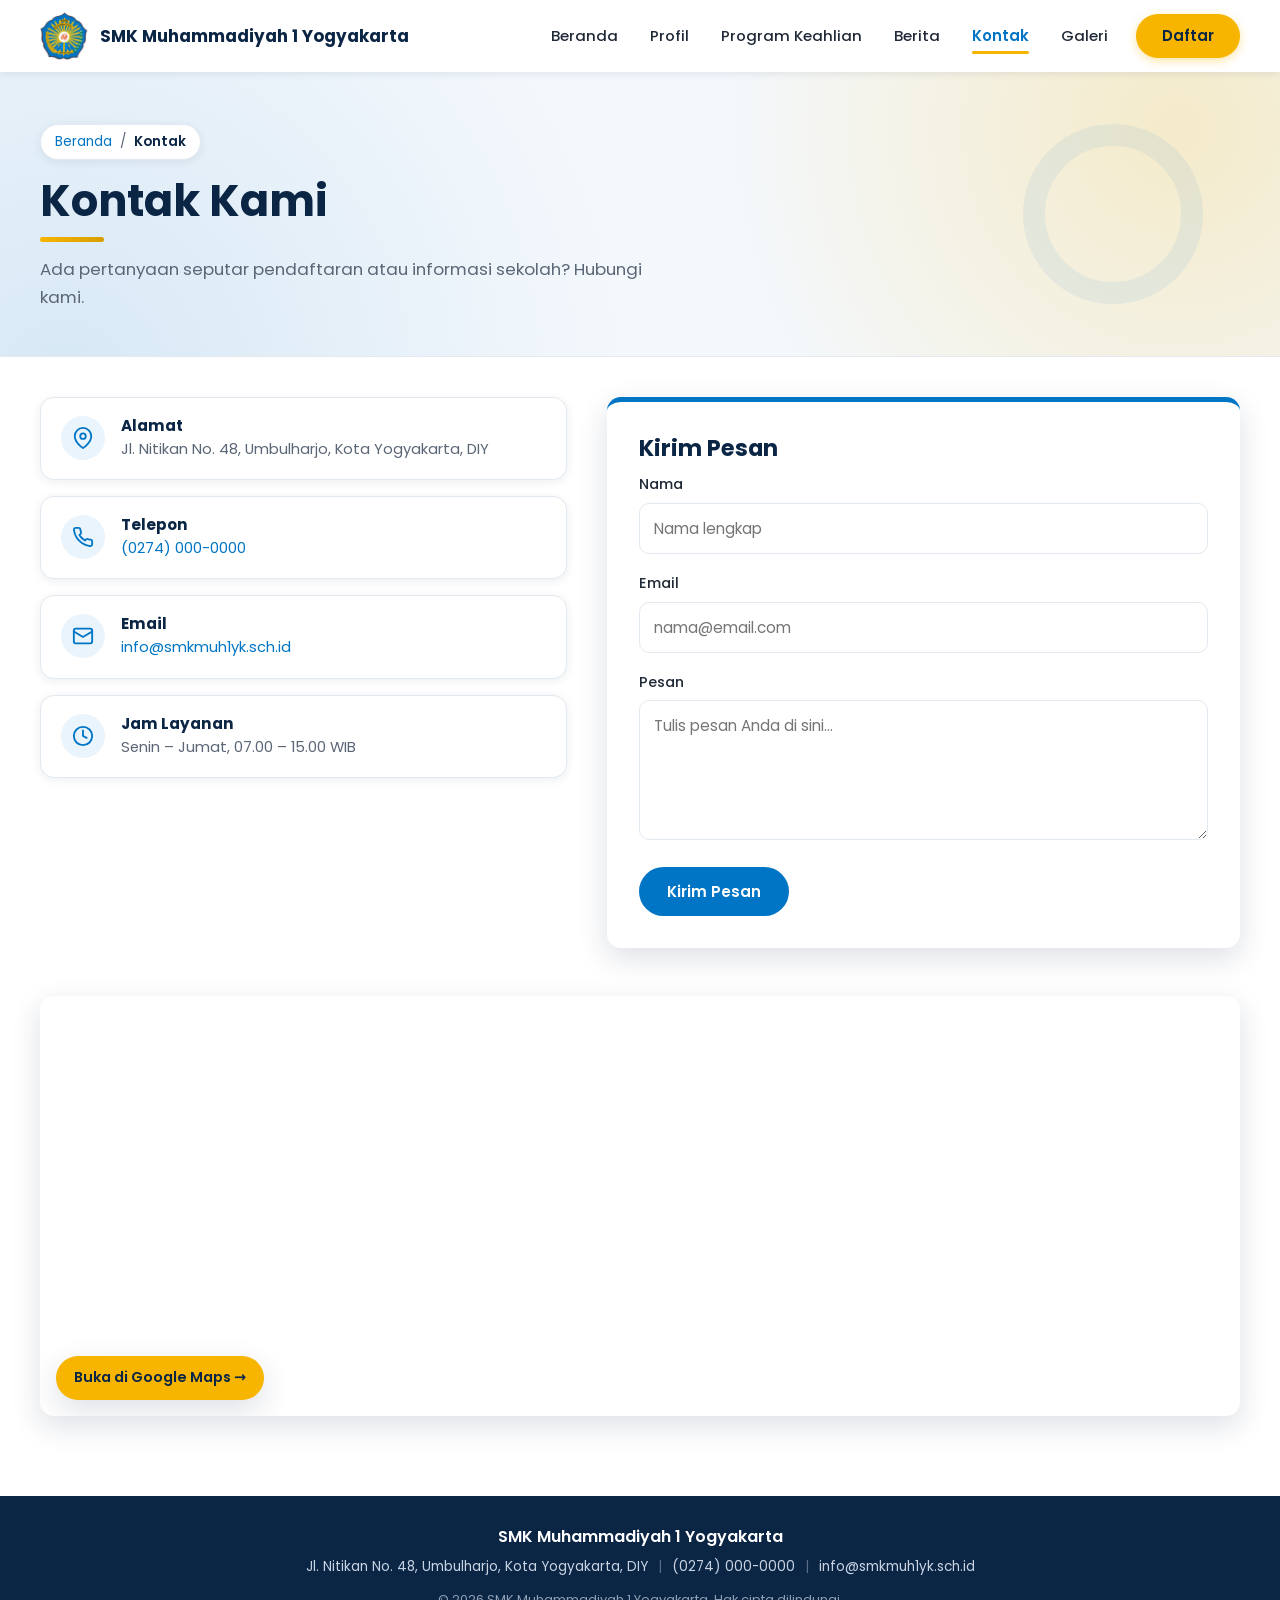
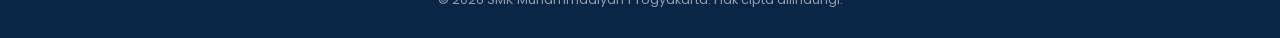
<file: kontak.html>
<!DOCTYPE html>
<html lang="id">
<head>
  <meta charset="UTF-8">
  <meta name="viewport" content="width=device-width, initial-scale=1">
  <title>Kontak — SMK Muhammadiyah 1 Yogyakarta</title>
  <meta name="description" content="Alamat, telepon, email, dan peta lokasi SMK Muhammadiyah 1 Yogyakarta.">
  <link rel="icon" href="images/logo-smk.png">
  <link rel="preconnect" href="https://fonts.googleapis.com">
  <link rel="preconnect" href="https://fonts.gstatic.com" crossorigin>
  <link href="https://fonts.googleapis.com/css2?family=Poppins:wght@400;500;600;700&display=swap" rel="stylesheet">
  <link rel="stylesheet" href="style.css">
</head>
<body>
<header class="site-header">
  <div class="container header-inner">
    <a class="brand" href="index.html" aria-label="SMK Muhammadiyah 1 Yogyakarta — Beranda">
      <img src="images/logo-smk.png" alt="Logo SMK Muhammadiyah 1 Yogyakarta" width="48" height="48">
      <span>SMK Muhammadiyah 1 Yogyakarta</span>
    </a>
    <button class="nav-toggle" aria-label="Buka menu navigasi" aria-expanded="false" aria-controls="main-nav"><span></span></button>
    <nav class="main-nav" id="main-nav" aria-label="Navigasi utama">
      <ul>
        <li><a href="index.html#beranda">Beranda</a></li>
        <li><a href="index.html#profil">Profil</a></li>
        <li><a href="index.html#program-keahlian">Program Keahlian</a></li>
        <li><a href="index.html#berita">Berita</a></li>
        <li><a href="kontak.html" class="active" aria-current="page">Kontak</a></li>
        <li><a href="galeri.html">Galeri</a></li>
        <li class="nav-cta"><a href="daftar.html" class="btn btn-yellow nav-btn">Daftar</a></li>
      </ul>
    </nav>
  </div>
</header>

<main>
<section class="page-title">
  <div class="container">
    <nav class="crumb" aria-label="Breadcrumb"><a href="index.html">Beranda</a><span>/</span><b>Kontak</b></nav>
    <h1>Kontak Kami</h1>
    <p>Ada pertanyaan seputar pendaftaran atau informasi sekolah? Hubungi kami.</p>
  </div>
</section>

<section class="section">
  <div class="container">
    <div class="contact-grid">
      <ul class="info-list fade-in">
        <li class="info-item"><span class="ic"><svg viewBox="0 0 24 24" fill="none" stroke="currentColor" stroke-width="2" stroke-linecap="round" stroke-linejoin="round"><path d="M21 10c0 7-9 13-9 13s-9-6-9-13a9 9 0 0 1 18 0z"/><circle cx="12" cy="10" r="3"/></svg></span><div><h3>Alamat</h3><p>Jl. Nitikan No. 48, Umbulharjo, Kota Yogyakarta, DIY</p></div></li>
        <li class="info-item"><span class="ic"><svg viewBox="0 0 24 24" fill="none" stroke="currentColor" stroke-width="2" stroke-linecap="round" stroke-linejoin="round"><path d="M22 16.9v3a2 2 0 0 1-2.2 2 19.8 19.8 0 0 1-8.6-3.1 19.5 19.5 0 0 1-6-6A19.8 19.8 0 0 1 2.1 4.2 2 2 0 0 1 4.1 2h3a2 2 0 0 1 2 1.7c.1 1 .4 1.9.7 2.8a2 2 0 0 1-.5 2.1L8.1 9.9a16 16 0 0 0 6 6l1.3-1.3a2 2 0 0 1 2.1-.4c.9.3 1.8.6 2.8.7a2 2 0 0 1 1.7 2z"/></svg></span><div><h3>Telepon</h3><p><a href="tel:(0274)0000000">(0274) 000-0000</a></p></div></li>
        <li class="info-item"><span class="ic"><svg viewBox="0 0 24 24" fill="none" stroke="currentColor" stroke-width="2" stroke-linecap="round" stroke-linejoin="round"><rect x="2" y="4" width="20" height="16" rx="2"/><path d="m22 7-10 6L2 7"/></svg></span><div><h3>Email</h3><p><a href="mailto:info@smkmuh1yk.sch.id">info@smkmuh1yk.sch.id</a></p></div></li>
        <li class="info-item"><span class="ic"><svg viewBox="0 0 24 24" fill="none" stroke="currentColor" stroke-width="2" stroke-linecap="round" stroke-linejoin="round"><circle cx="12" cy="12" r="10"/><path d="M12 6v6l4 2"/></svg></span><div><h3>Jam Layanan</h3><p>Senin – Jumat, 07.00 – 15.00 WIB</p></div></li>
      </ul>
      <div class="form-card fade-in">
        <h2>Kirim Pesan</h2>
        <form id="contact-form" novalidate>
          <div class="field">
            <label for="nama">Nama</label>
            <input type="text" id="nama" name="nama" placeholder="Nama lengkap" autocomplete="name">
            <span class="error">Nama wajib diisi.</span>
          </div>
          <div class="field">
            <label for="email">Email</label>
            <input type="email" id="email" name="email" placeholder="nama@email.com" autocomplete="email">
            <span class="error">Masukkan alamat email yang valid.</span>
          </div>
          <div class="field">
            <label for="pesan">Pesan</label>
            <textarea id="pesan" name="pesan" placeholder="Tulis pesan Anda di sini..."></textarea>
            <span class="error">Pesan wajib diisi.</span>
          </div>
          <button type="submit" class="btn btn-primary">Kirim Pesan</button>
          <div class="form-status" id="form-status" role="status"></div>
        </form>
      </div>
    </div>
    <div class="map-wrap fade-in">
      <iframe title="Lokasi SMK Muhammadiyah 1 Yogyakarta di Google Maps" loading="lazy" referrerpolicy="no-referrer-when-downgrade"
        src="https://www.google.com/maps?q=-7.8198293,110.3824197&amp;z=17&amp;hl=id&amp;output=embed" allowfullscreen></iframe>
      <a class="map-link" href="https://maps.app.goo.gl/cScgFQJm5wEiCftt5" target="_blank" rel="noopener">Buka di Google Maps &rarr;</a>
    </div>
  </div>
</section>
</main>

<footer class="site-footer">
  <div class="container">
    <p class="footer-name">SMK Muhammadiyah 1 Yogyakarta</p>
    <p class="footer-info">Jl. Nitikan No. 48, Umbulharjo, Kota Yogyakarta, DIY<span class="sep">|</span><a href="tel:(0274)0000000">(0274) 000-0000</a><span class="sep">|</span><a href="mailto:info@smkmuh1yk.sch.id">info@smkmuh1yk.sch.id</a></p>
    <p class="footer-copy">&copy; <span class="js-year">2026</span> SMK Muhammadiyah 1 Yogyakarta. Hak cipta dilindungi.</p>
  </div>
</footer>

<script src="script.js"></script>
</body>
</html>
</file>
<file: style.css>
/* =========================================================
   SMK Muhammadiyah 1 Yogyakarta — style.css
   Warna utama diambil dari logo sekolah (biru + kuning).
   Ubah warna di bagian :root di bawah ini.
   ========================================================= */
:root {
  --blue: #0075c5;
  --blue-dark: #005a99;
  --blue-soft: #eaf4fc;
  --yellow: #f7b500;
  --yellow-dark: #d99d00;
  --navy: #0b2545;
  --text: #1f2937;
  --muted: #5b6676;
  --bg: #ffffff;
  --bg-soft: #f4f8fc;
  --border: #e3e9f0;
  --radius: 14px;
  --shadow-sm: 0 2px 10px rgba(11, 37, 69, 0.08);
  --shadow-md: 0 10px 30px rgba(11, 37, 69, 0.14);
  --header-h: 72px;
  --container: 1200px;
}

*, *::before, *::after { box-sizing: border-box; }
html { scroll-behavior: smooth; scroll-padding-top: calc(var(--header-h) + 12px); }
body {
  margin: 0;
  font-family: "Poppins", system-ui, -apple-system, "Segoe UI", sans-serif;
  color: var(--text);
  background: var(--bg);
  line-height: 1.65;
  -webkit-font-smoothing: antialiased;
}
img { max-width: 100%; display: block; }
a { color: var(--blue); text-decoration: none; }
a:hover { color: var(--blue-dark); }
h1, h2, h3, h4 { line-height: 1.25; margin: 0 0 .5em; color: var(--navy); }
p { margin: 0 0 1em; }
ul { margin: 0; padding: 0; }

.container { width: min(100% - 40px, var(--container)); margin-inline: auto; }
.section { padding: 80px 0; }
.section-soft { background: var(--bg-soft); }

.section-head { text-align: center; max-width: 680px; margin: 0 auto 48px; }
.section-head h2 { font-size: clamp(1.6rem, 3vw, 2.2rem); position: relative; padding-bottom: 16px; }
.section-head h2::after {
  content: ""; position: absolute; left: 50%; bottom: 0; width: 64px; height: 4px;
  border-radius: 4px; transform: translateX(-50%);
  background: linear-gradient(90deg, var(--blue) 0 60%, var(--yellow) 60% 100%);
}
.section-head p { color: var(--muted); margin-top: 14px; }

/* ---------- Tombol ---------- */
.btn {
  display: inline-block; padding: 11px 26px; border-radius: 999px; border: 2px solid transparent;
  font: 600 .95rem "Poppins", sans-serif; cursor: pointer; text-align: center;
  transition: transform .25s ease, box-shadow .25s ease, background .25s ease, color .25s ease;
}
.btn:hover { transform: translateY(-3px); box-shadow: var(--shadow-md); }
.btn-primary { background: var(--blue); color: #fff; }
.btn-primary:hover { background: var(--blue-dark); color: #fff; }
.btn-outline { border-color: var(--blue); color: var(--blue); background: transparent; }
.btn-outline:hover { background: var(--blue); color: #fff; }
.btn-yellow { background: var(--yellow); color: var(--navy); }
.btn-yellow:hover { background: var(--yellow-dark); color: var(--navy); }
.btn-lg { padding: 15px 44px; font-size: 1.1rem; box-shadow: 0 6px 18px rgba(0, 0, 0, .25); }

/* ---------- Header ---------- */
.site-header {
  position: sticky; top: 0; z-index: 100; background: #fff;
  box-shadow: 0 1px 8px rgba(11, 37, 69, 0.10);
}
.header-inner {
  min-height: var(--header-h); display: flex; align-items: center; justify-content: space-between; gap: 20px;
}
.brand { display: flex; align-items: center; gap: 12px; color: var(--navy); }
.brand:hover { color: var(--navy); }
.brand img { width: 48px; height: 48px; object-fit: contain; flex-shrink: 0; }
.brand span { font-weight: 700; font-size: 1.05rem; line-height: 1.2; }

.main-nav ul { list-style: none; display: flex; align-items: center; gap: 4px; }
.main-nav a {
  position: relative; display: block; padding: 10px 14px; font-weight: 500; font-size: .93rem;
  color: var(--text); border-radius: 8px; transition: color .2s ease, background .2s ease;
}
.main-nav a::after {
  content: ""; position: absolute; left: 14px; right: 14px; bottom: 4px; height: 3px; border-radius: 3px;
  background: var(--yellow); transform: scaleX(0); transition: transform .25s ease;
}
.main-nav a:hover { color: var(--blue); }
.main-nav a:hover::after { transform: scaleX(.6); }
.main-nav a.active { color: var(--blue); font-weight: 600; }
.main-nav a.active::after { transform: scaleX(1); }

.nav-toggle {
  display: none; width: 44px; height: 44px; border: 0; background: transparent; cursor: pointer;
  border-radius: 8px; padding: 0; position: relative;
}
.nav-toggle span, .nav-toggle span::before, .nav-toggle span::after {
  content: ""; position: absolute; left: 10px; width: 24px; height: 2.5px; background: var(--navy);
  border-radius: 2px; transition: transform .25s ease, opacity .2s ease, top .25s ease;
}
.nav-toggle span { top: 21px; }
.nav-toggle span::before { left: 0; top: -8px; }
.nav-toggle span::after { left: 0; top: 8px; }
.nav-toggle[aria-expanded="true"] span { background: transparent; }
.nav-toggle[aria-expanded="true"] span::before { top: 0; transform: rotate(45deg); }
.nav-toggle[aria-expanded="true"] span::after { top: 0; transform: rotate(-45deg); }

/* Tombol Daftar di navbar */
.main-nav .nav-cta { margin-left: 10px; }
.main-nav a.nav-btn, .has-hero .site-header:not(.scrolled) .main-nav a.nav-btn {
  padding: 9px 24px; font-size: .93rem; font-weight: 600; color: var(--navy); background: var(--yellow);
  border-radius: 999px; box-shadow: 0 3px 10px rgba(247, 181, 0, .35);
}
.main-nav a.nav-btn::after { display: none; }
.main-nav a.nav-btn:hover, .has-hero .site-header:not(.scrolled) .main-nav a.nav-btn:hover { color: var(--navy); background: var(--yellow-dark); }

/* ---------- Header transparan di beranda (sebelum di-scroll) ---------- */
.site-header { transition: background .3s ease, box-shadow .3s ease; }
.has-hero .site-header { position: fixed; top: 0; left: 0; right: 0; }
.has-hero .site-header:not(.scrolled) { background: transparent; box-shadow: none; }
.has-hero .site-header:not(.scrolled) .brand,
.has-hero .site-header:not(.scrolled) .brand span { color: #fff; }
.has-hero .site-header:not(.scrolled) .brand img { filter: drop-shadow(0 0 4px rgba(255,255,255,.7)); }
.has-hero .site-header:not(.scrolled) .nav-toggle span,
.has-hero .site-header:not(.scrolled) .nav-toggle span::before,
.has-hero .site-header:not(.scrolled) .nav-toggle span::after { background: #fff; }
.has-hero .site-header:not(.scrolled) .nav-toggle[aria-expanded="true"] span { background: transparent; }
@media (min-width: 901px) {
  .has-hero .site-header:not(.scrolled) .main-nav a { color: #fff; }
  .has-hero .site-header:not(.scrolled) .main-nav a:hover,
  .has-hero .site-header:not(.scrolled) .main-nav a.active { color: var(--yellow); }
}
.has-hero .hero { min-height: 100vh; min-height: 100svh; padding-top: var(--header-h); }

/* ---------- Hero ---------- */
.hero {
  position: relative; min-height: calc(100vh - var(--header-h)); min-height: calc(100svh - var(--header-h)); display: flex; align-items: center; color: #fff;
  overflow: hidden; background: var(--navy);
}
.hero > img {
  position: absolute; inset: 0; width: 100%; height: 100%; object-fit: cover; object-position: center;
}
.hero::before {
  content: ""; position: absolute; inset: 0; z-index: 1;
  background: linear-gradient(90deg, rgba(6, 24, 48, .85) 0%, rgba(6, 24, 48, .6) 55%, rgba(6, 24, 48, .35) 100%);
}
.hero-content { position: relative; z-index: 2; padding: 80px 0; max-width: 680px; text-align: left; }
.hero h1 { color: #fff; font-size: clamp(1.7rem, 3.6vw, 2.7rem); font-weight: 700; margin-bottom: 14px; }
.hero .slogan {
  font-size: clamp(.95rem, 1.7vw, 1.2rem); font-weight: 500; color: var(--yellow); margin: 0;
  padding-left: 16px; border-left: 4px solid var(--yellow);
}

.hero-actions { display: flex; flex-wrap: wrap; gap: 12px; margin-top: 26px; }
.btn-ghost { border-color: #fff; color: #fff; background: transparent; }
.btn-ghost:hover { background: #fff; color: var(--navy); }

/* ---------- Statistik ---------- */
.stats { position: relative; z-index: 3; padding-top: 56px; }
.stats-grid { display: grid; grid-template-columns: repeat(4, 1fr); gap: 20px; }
.stat-card {
  background: #fff; border-radius: var(--radius); padding: 28px 20px; text-align: center;
  box-shadow: var(--shadow-md); border-bottom: 4px solid var(--yellow);
  transition: transform .3s ease;
}
.stat-card:hover { transform: translateY(-5px); }
.stat-icon {
  width: 56px; height: 56px; border-radius: 50%; margin: 0 auto 12px; display: grid; place-items: center;
  background: var(--blue-soft); color: var(--blue);
}
.stat-icon svg { width: 28px; height: 28px; }
.stat-number { font-size: 2.2rem; font-weight: 700; color: var(--blue); line-height: 1.1; }
.stat-label { color: var(--muted); font-size: .9rem; margin-top: 6px; }

/* ---------- Card umum ---------- */
.card-grid { display: grid; gap: 28px; }
.grid-3 { grid-template-columns: repeat(3, 1fr); }
.grid-4 { grid-template-columns: repeat(4, 1fr); }
.grid-news { grid-template-columns: repeat(auto-fill, minmax(300px, 1fr)); }

.card {
  background: #fff; border-radius: var(--radius); overflow: hidden; box-shadow: var(--shadow-sm);
  border: 1px solid var(--border); display: flex; flex-direction: column;
  transition: transform .3s ease, box-shadow .3s ease;
}
.card:hover { transform: translateY(-8px); box-shadow: var(--shadow-md); }
.card-img { aspect-ratio: 16 / 10; overflow: hidden; background: var(--blue-soft); }
.card-img img { width: 100%; height: 100%; object-fit: cover; transition: transform .5s ease; }
.card-img img.pos-top { object-position: top; }
.card:hover .card-img img { transform: scale(1.06); }
.card-body { padding: 22px; display: flex; flex-direction: column; flex: 1; }
.card-body h3 { font-size: 1.1rem; }
.card-body p { color: var(--muted); font-size: .92rem; }
.card-body .btn, .card-body .read-more { margin-top: auto; align-self: flex-start; }

.card-body h3.clamp { display: -webkit-box; -webkit-line-clamp: 4; line-clamp: 4; -webkit-box-orient: vertical; overflow: hidden; }
.news-date {
  display: inline-flex; align-items: center; gap: 6px; font-size: .8rem; font-weight: 500; color: var(--blue);
  background: var(--blue-soft); padding: 4px 12px; border-radius: 999px; margin-bottom: 12px; align-self: flex-start;
}
.read-more {
  font-weight: 600; font-size: .9rem; background: none; border: 0; padding: 0; cursor: pointer;
  font-family: inherit; color: var(--blue);
}
.read-more::after { content: " →"; transition: margin .2s ease; }
.read-more:hover::after { margin-left: 4px; }
.news-more { display: none; border-top: 1px dashed var(--border); padding-top: 12px; margin-bottom: 14px; }
.card.open .news-more { display: block; }
.news-more p { color: var(--text); }

/* ---------- Footer ---------- */
.site-footer { background: var(--navy); color: #c9d4e3; text-align: center; padding: 28px 0; font-size: .85rem; }
.site-footer p { margin: 0; }
.footer-name { color: #fff; font-weight: 600; font-size: 1rem; margin-bottom: 6px !important; }
.footer-info { margin-bottom: 10px !important; }
.footer-copy { opacity: .7; font-size: .8rem; }
.site-footer a { color: #c9d4e3; }
.site-footer a:hover { color: var(--yellow); }
.site-footer .sep { opacity: .4; margin: 0 10px; }
@media (max-width: 600px) {
  .site-footer .sep { display: none; }
  .footer-info a, .footer-info { display: block; }
  .footer-info a { margin-top: 2px; }
}

/* ---------- Hero halaman dalam ---------- */
.page-hero {
  background: linear-gradient(120deg, var(--blue-dark), var(--blue)); color: #fff; padding: 64px 0 56px;
  position: relative; overflow: hidden;
}
.page-hero::after {
  content: ""; position: absolute; right: -60px; bottom: -80px; width: 260px; height: 260px;
  border-radius: 50%; background: rgba(247, 181, 0, .22);
}
.page-hero h1 { color: #fff; font-size: clamp(1.8rem, 4vw, 2.7rem); margin-bottom: 8px; }
.page-hero p { margin: 0; opacity: .92; max-width: 640px; }

/* ---------- Profil ---------- */
.split { display: grid; grid-template-columns: 1fr 1fr; gap: 48px; align-items: center; }
.split + .split { margin-top: 64px; }
.split.reverse > :first-child { order: 2; }
.split .media { border-radius: var(--radius); overflow: hidden; box-shadow: var(--shadow-md); aspect-ratio: 16 / 10; }
.split .media img { width: 100%; height: 100%; object-fit: cover; }
.split h2 { font-size: clamp(1.4rem, 2.6vw, 1.9rem); }
.split h2 .tag, .tag {
  display: inline-block; font-size: .75rem; font-weight: 600; letter-spacing: .08em; text-transform: uppercase;
  color: var(--blue); background: var(--blue-soft); padding: 4px 12px; border-radius: 999px; margin-bottom: 12px;
}
.visi-box {
  background: #fff; border-left: 5px solid var(--yellow); border-radius: var(--radius); padding: 26px 28px;
  box-shadow: var(--shadow-sm); font-size: 1.1rem; font-weight: 500; color: var(--navy);
}
.check-list { list-style: none; display: grid; gap: 10px; }
.check-list li { position: relative; padding-left: 32px; }
.check-list li::before {
  content: ""; position: absolute; left: 0; top: 5px; width: 20px; height: 20px; border-radius: 50%;
  background: var(--blue) url("data:image/svg+xml;utf8,<svg xmlns='http://www.w3.org/2000/svg' viewBox='0 0 24 24' fill='none' stroke='white' stroke-width='3.5' stroke-linecap='round' stroke-linejoin='round'><path d='M5 12l5 5 9-10'/></svg>") center/12px no-repeat;
}
.photo-row { display: grid; grid-template-columns: repeat(3, 1fr); gap: 20px; }
.photo-row figure { margin: 0; border-radius: var(--radius); overflow: hidden; box-shadow: var(--shadow-sm); background: #fff; }
.photo-row .ph { aspect-ratio: 16 / 10; overflow: hidden; }
.photo-row img { width: 100%; height: 100%; object-fit: cover; transition: transform .5s ease; }
.photo-row figure:hover img { transform: scale(1.06); }
.photo-row figcaption { padding: 12px 16px; font-size: .88rem; color: var(--muted); }

.prog-card .card-body { padding: 28px 24px; }
.prog-badge {
  align-self: flex-start; display: inline-grid; place-items: center; min-width: 56px; height: 56px; padding: 0 14px;
  border-radius: 14px; margin-bottom: 16px; font-weight: 700; font-size: 1.05rem; letter-spacing: .04em;
  color: #fff; background: linear-gradient(135deg, var(--blue), var(--blue-dark)); border-bottom: 4px solid var(--yellow);
}
.prog-card:hover .prog-badge { background: linear-gradient(135deg, var(--blue-dark), var(--navy)); }

/* ---------- Program detail ---------- */
.program-detail { scroll-margin-top: 90px; }
.prog-photos { display: grid; gap: 14px; }
.prog-photos.two { grid-template-columns: 1fr 1fr; }
.prog-photos .ph { aspect-ratio: 4 / 3; border-radius: var(--radius); overflow: hidden; box-shadow: var(--shadow-md); }
.prog-photos.one .ph { aspect-ratio: 16 / 10; }
.prog-photos img { width: 100%; height: 100%; object-fit: cover; }
.prog-cols { display: grid; grid-template-columns: 1fr 1fr; gap: 28px; margin-top: 20px; }
.prog-cols h3 { font-size: 1.02rem; display: flex; align-items: center; gap: 8px; }
.prog-cols h3::before { content: ""; width: 8px; height: 22px; background: var(--yellow); border-radius: 4px; }
.pill-list { list-style: none; display: flex; flex-wrap: wrap; gap: 8px; }
.pill-list li { background: var(--blue-soft); color: var(--blue-dark); padding: 5px 14px; border-radius: 999px; font-size: .85rem; font-weight: 500; }
.program-detail + .program-detail { margin-top: 80px; }
.prog-details { margin-top: 90px; }

/* ---------- Kontak ---------- */
.contact-grid { display: grid; grid-template-columns: 1fr 1.2fr; gap: 40px; align-items: start; }
.info-list { display: grid; gap: 16px; list-style: none; }
.info-item {
  display: flex; gap: 16px; background: #fff; padding: 18px 20px; border-radius: var(--radius);
  border: 1px solid var(--border); box-shadow: var(--shadow-sm);
}
.info-item .ic {
  flex-shrink: 0; width: 44px; height: 44px; border-radius: 50%; background: var(--blue-soft); color: var(--blue);
  display: grid; place-items: center;
}
.info-item svg { width: 22px; height: 22px; }
.info-item h3 { font-size: .95rem; margin: 0 0 2px; }
.info-item p { margin: 0; color: var(--muted); font-size: .92rem; }
.form-card { background: #fff; border-radius: var(--radius); padding: 32px; box-shadow: var(--shadow-md); border-top: 5px solid var(--blue); }
.form-card h2 { font-size: 1.4rem; }
.field { margin-bottom: 18px; }
.field label { display: block; font-weight: 500; font-size: .9rem; margin-bottom: 6px; }
.field input, .field textarea, .field select {
  width: 100%; padding: 12px 14px; border: 1.5px solid var(--border); border-radius: 10px;
  font: inherit; font-size: .95rem; color: var(--text); background: #fff; transition: border .2s ease, box-shadow .2s ease;
}
.field textarea { min-height: 140px; resize: vertical; }
.field input:focus, .field textarea:focus, .field select:focus { outline: none; border-color: var(--blue); box-shadow: 0 0 0 4px rgba(0, 117, 197, .15); }
.field.invalid input, .field.invalid textarea, .field.invalid select { border-color: #d93025; }
.field .error { display: none; color: #d93025; font-size: .8rem; margin-top: 4px; }
.field.invalid .error { display: block; }
.form-status { display: none; margin-top: 16px; padding: 12px 16px; border-radius: 10px; background: #e6f6ec; color: #17692f; font-size: .92rem; }
.form-status.show { display: block; }
.map-wrap { margin-top: 48px; border-radius: var(--radius); overflow: hidden; box-shadow: var(--shadow-md); }
.map-wrap iframe { width: 100%; height: 420px; border: 0; display: block; }

/* ---------- Form pendaftaran ---------- */
.form-wide { max-width: 900px; margin: 0 auto; padding: 40px; }
.form-note { color: var(--muted); font-size: .9rem; margin-bottom: 8px; }
.req { color: #d93025; }
.form-section {
  font-size: 1.05rem; margin: 28px 0 16px; padding-bottom: 8px; border-bottom: 2px solid var(--blue-soft);
  display: flex; align-items: center; gap: 10px;
}
.form-section::before { content: ""; width: 8px; height: 22px; background: var(--yellow); border-radius: 4px; }
.form-grid { display: grid; grid-template-columns: 1fr 1fr; gap: 0 22px; }
.form-grid .full { grid-column: 1 / -1; }
.radio-group { display: flex; gap: 22px; padding-top: 8px; }
.radio { display: flex !important; align-items: center; gap: 8px; font-weight: 400 !important; cursor: pointer; margin-bottom: 0 !important; }
.radio input { width: 18px !important; height: 18px; accent-color: var(--blue); padding: 0; }
@media (max-width: 700px) { .form-grid { grid-template-columns: 1fr; } .form-wide { padding: 24px 20px; } }

/* ---------- Galeri + lightbox ---------- */
.gallery { columns: 3; column-gap: 20px; }
.gallery-item {
  break-inside: avoid; margin: 0 0 20px; border-radius: var(--radius); overflow: hidden; position: relative;
  cursor: zoom-in; box-shadow: var(--shadow-sm); background: var(--blue-soft);
}
.gallery-item img { width: 100%; height: auto; display: block; transition: transform .5s ease; }
.gallery-item:hover img { transform: scale(1.05); }
.gallery-item figcaption {
  position: absolute; inset: auto 0 0 0; padding: 30px 16px 12px; color: #fff; font-size: .85rem;
  background: linear-gradient(transparent, rgba(6, 24, 48, .85)); opacity: 0; transform: translateY(8px);
  transition: opacity .3s ease, transform .3s ease;
}
.gallery-item:hover figcaption, .gallery-item:focus-visible figcaption { opacity: 1; transform: none; }
.gallery-item:focus-visible { outline: 3px solid var(--yellow); outline-offset: 2px; }

.lightbox {
  position: fixed; inset: 0; z-index: 1000; display: none; align-items: center; justify-content: center;
  background: rgba(4, 14, 30, .92); padding: 24px;
}
.lightbox.open { display: flex; animation: lbIn .25s ease; }
@keyframes lbIn { from { opacity: 0; } to { opacity: 1; } }
.lightbox figure { margin: 0; max-width: min(1100px, 100%); text-align: center; }
.lightbox img { max-height: 80vh; max-width: 100%; margin: 0 auto; border-radius: 8px; object-fit: contain; }
.lightbox figcaption { color: #e6edf7; margin-top: 12px; font-size: .95rem; }
.lb-btn {
  position: absolute; width: 48px; height: 48px; border-radius: 50%; border: 0; cursor: pointer;
  background: rgba(255, 255, 255, .15); color: #fff; font-size: 1.6rem; line-height: 1;
  display: grid; place-items: center; transition: background .2s ease;
}
.lb-btn:hover { background: var(--yellow); color: var(--navy); }
.lb-close { top: 20px; right: 20px; }
.lb-prev { left: 20px; top: 50%; transform: translateY(-50%); }
.lb-next { right: 20px; top: 50%; transform: translateY(-50%); }

/* ---------- Animasi scroll ---------- */
.js .fade-in { opacity: 0; transform: translateY(28px); transition: opacity .7s ease, transform .7s ease; }
.js .fade-in.visible { opacity: 1; transform: none; }
.js .fade-in.visible.card:hover { transform: translateY(-8px); }
.js .fade-in.visible.stat-card:hover { transform: translateY(-5px); }
@media (prefers-reduced-motion: reduce) {
  * { animation: none !important; transition: none !important; scroll-behavior: auto !important; }
  .js .fade-in { opacity: 1; transform: none; }
}

/* ---------- Responsif ---------- */
@media (max-width: 1100px) {
  .grid-4 { grid-template-columns: repeat(2, 1fr); }
  .stats-grid { grid-template-columns: repeat(2, 1fr); }
}
@media (max-width: 900px) {
  .nav-toggle { display: block; }
  .main-nav {
    position: absolute; top: 100%; left: 0; right: 0; background: #fff; border-top: 1px solid var(--border);
    box-shadow: 0 12px 20px rgba(11, 37, 69, .12); max-height: 0; overflow: hidden; visibility: hidden;
    transition: max-height .35s ease, visibility .35s;
  }
  .main-nav.open { max-height: 460px; visibility: visible; }
  .main-nav ul { flex-direction: column; align-items: stretch; padding: 10px 20px 18px; gap: 0; }
  .main-nav a { padding: 14px 8px; border-bottom: 1px solid var(--border); border-radius: 0; }
  .main-nav a::after { left: 8px; right: auto; width: 44px; bottom: 8px; }
  .main-nav .nav-cta { margin: 14px 0 0; }
  .main-nav a.nav-btn { display: block; padding: 12px 20px; border-bottom: 0; }
  .grid-3 { grid-template-columns: repeat(2, 1fr); }
  .split, .contact-grid { grid-template-columns: 1fr; gap: 28px; }
  .split.reverse > :first-child { order: 0; }
  .gallery { columns: 2; }
  .photo-row { grid-template-columns: 1fr 1fr; }
}
@media (max-width: 600px) {
  :root { --header-h: 64px; }
  .section { padding: 56px 0; }
  .brand img { width: 40px; height: 40px; }
  .brand span { font-size: .9rem; }
  .grid-3, .grid-4, .stats-grid, .photo-row, .prog-cols { grid-template-columns: 1fr; }
  .stats-grid { gap: 14px; }
  .stats { padding-top: 40px; }
  .hero-content { padding: 60px 0; }
  .hero-actions .btn { flex: 1 1 100%; }
  .hero h1 { font-size: 1.7rem; }
  .gallery { columns: 1; }
  .prog-photos.two { grid-template-columns: 1fr; }
  .form-card { padding: 22px; }
  .lb-prev { left: 8px; } .lb-next { right: 8px; }
}

/* ---------- Judul halaman dalam (tanpa banner biru) ---------- */
.page-title {
  position: relative; overflow: hidden; padding: 52px 0 44px;
  background:
    radial-gradient(circle at 92% 20%, rgba(247,181,0,.20) 0, rgba(247,181,0,0) 38%),
    radial-gradient(circle at 5% 110%, rgba(0,117,197,.12) 0, rgba(0,117,197,0) 45%),
    var(--bg-soft);
  border-bottom: 1px solid var(--border);
}
.page-title::before {
  content: ""; position: absolute; right: 6%; top: 50%; width: 180px; height: 180px; transform: translateY(-50%);
  border-radius: 50%; border: 22px solid rgba(0,117,197,.07);
}
.page-title .container { position: relative; }
.page-title .crumb {
  display: inline-flex; align-items: center; gap: 8px; margin-bottom: 14px; padding: 6px 14px;
  background: #fff; border: 1px solid var(--border); border-radius: 999px; font-size: .85rem; box-shadow: var(--shadow-sm);
}
.page-title .crumb a { color: var(--blue); }
.page-title .crumb span { color: var(--muted); }
.page-title .crumb b { color: var(--navy); font-weight: 600; }
.page-title h1 {
  color: var(--navy); font-size: clamp(1.8rem, 4vw, 2.7rem); margin-bottom: 14px; position: relative; padding-bottom: 14px;
}
.page-title h1::after {
  content: ""; position: absolute; left: 0; bottom: 0; width: 64px; height: 5px; border-radius: 4px;
  background: linear-gradient(90deg, var(--yellow), var(--yellow-dark));
}
.page-title p { margin: 0; color: var(--muted); max-width: 640px; font-size: 1.05rem; }
.page-title + .section { padding-top: 40px; }
@media (max-width: 640px) { .page-title { padding: 36px 0 32px; } .page-title::before { display: none; } }

.map-wrap { position: relative; }
.map-link {
  position: absolute; left: 16px; bottom: 16px; padding: 10px 18px; border-radius: 999px;
  background: var(--yellow); color: var(--navy); font-weight: 600; font-size: .9rem; box-shadow: var(--shadow-md);
}
.map-link:hover { background: var(--yellow-dark); }
</file>
